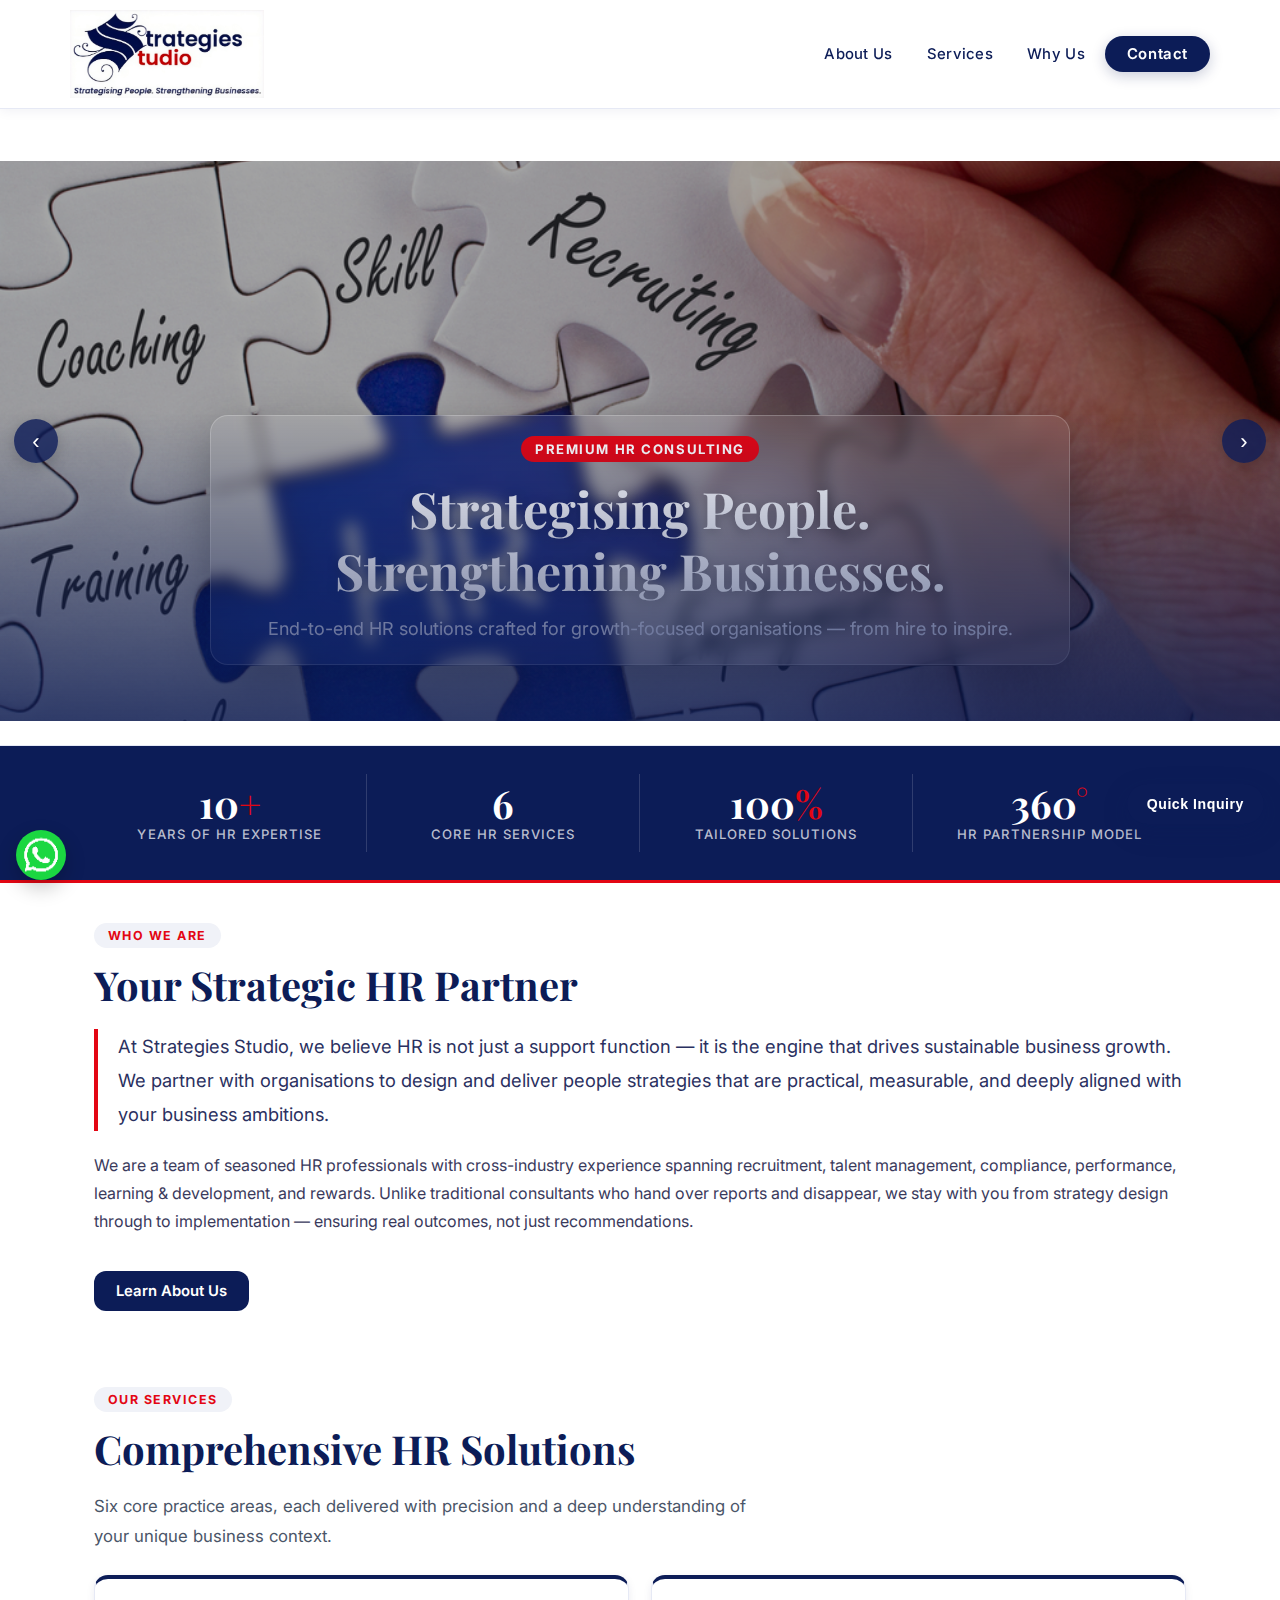
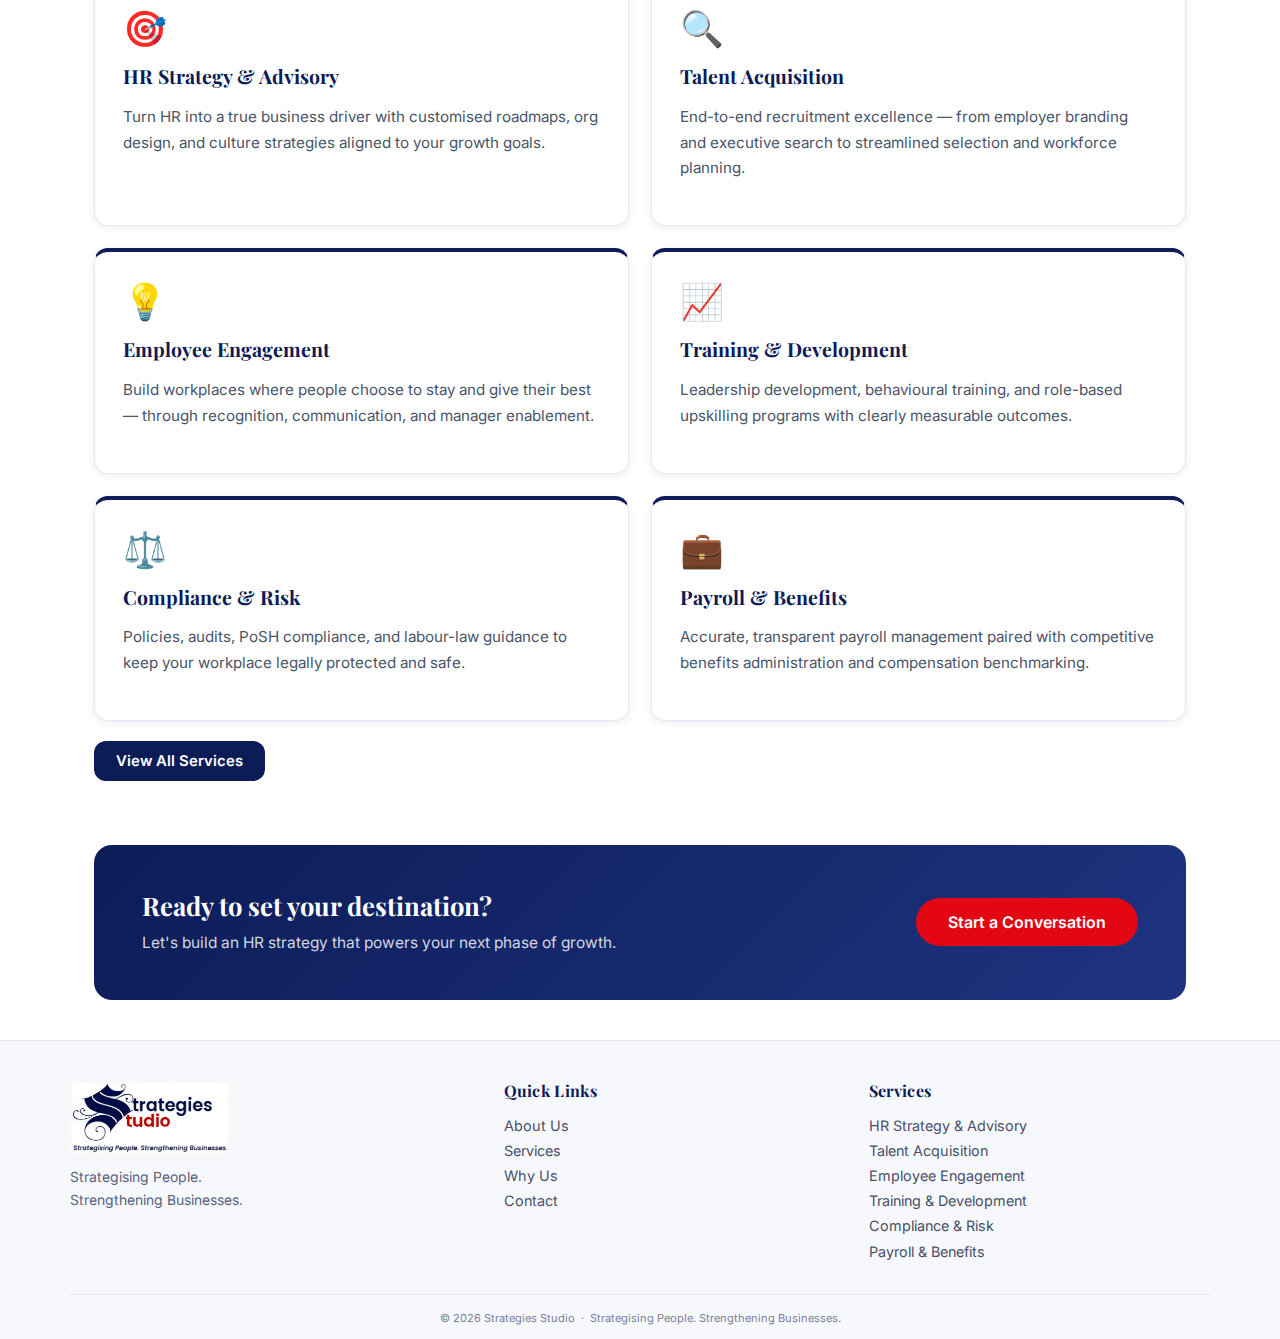
<file: index.html>
<!doctype html>
<html lang="en">
<head>
  <meta charset="utf-8" />
  <meta name="viewport" content="width=device-width, initial-scale=1" />
  <title>Strategies Studio – HR Consulting | Strategising People. Strengthening Businesses.</title>
  <meta name="description" content="Strategies Studio is a premium HR consulting firm helping SMEs & enterprises with talent acquisition, engagement, compliance, training, and strategic HR advisory." />
  <link rel="canonical" href="https://strategiesstudio.com/" />
  <link rel="icon" href="./assets/images/favicon-32.png" sizes="32x32" />
  <link rel="icon" href="./assets/images/favicon-16.png" sizes="16x16" />
  <link rel="stylesheet" href="style.css" />
</head>
<body>
  <header class="site-header" id="siteHeader">
    <div class="container header-row">
      <a href="about.html" class="site-logo" aria-label="Strategies Studio">
        <img src="./assets/images/logo.png" alt="Strategies Studio" class="logo-img" width="180" height="88" loading="eager">
      </a>
      <nav class="main-nav">
        <a href="about.html">About Us</a>
        <a href="services.html">Services</a>
        <a href="why-us.html">Why Us</a>
        <a href="contact.html" class="button">Contact</a>
      </nav>
    </div>
  </header>

  <section class="hero">
    <div class="slider" id="slider">
      <div class="slide active">
        <img src="./assets/images/carousel-1.jpg" alt="Strategic HR Consulting">
        <div class="caption">
          <span class="kicker">Premium HR Consulting</span>
          <h1>Strategising People. Strengthening Businesses.</h1>
          <p>End-to-end HR solutions crafted for growth-focused organisations — from hire to inspire.</p>
        </div>
      </div>
      <div class="slide">
        <img src="./assets/images/carousel-2.jpeg" alt="Talent and Leadership">
        <div class="caption">
          <span class="kicker">Talent Excellence</span>
          <h1>From Hire to Inspire</h1>
          <p>Attract, engage, and retain exceptional talent with strategies built around your culture and goals.</p>
        </div>
      </div>
      <div class="slide">
        <img src="./assets/images/carousel-3.jpg" alt="HR Partnership">
        <div class="caption">
          <span class="kicker">Your HR Partner</span>
          <h1>Set Your Destination. We'll Get You There.</h1>
          <p>We design, implement, and own HR outcomes alongside you — not just on paper, but in practice.</p>
        </div>
      </div>
      <button class="nav prev" aria-label="Previous" data-dir="-1">‹</button>
      <button class="nav next" aria-label="Next" data-dir="1">›</button>
    </div>
  </section>

  <!-- Stats Bar -->
  <div class="stats-bar">
    <div class="container">
      <div class="stat-item">
        <div class="stat-number">10<span>+</span></div>
        <div class="stat-label">Years of HR Expertise</div>
      </div>
      <div class="stat-item">
        <div class="stat-number">6</div>
        <div class="stat-label">Core HR Services</div>
      </div>
      <div class="stat-item">
        <div class="stat-number">100<span>%</span></div>
        <div class="stat-label">Tailored Solutions</div>
      </div>
      <div class="stat-item">
        <div class="stat-number">360<span>°</span></div>
        <div class="stat-label">HR Partnership Model</div>
      </div>
    </div>
  </div>

  <main class="container">

    <section>
      <span class="section-label">Who We Are</span>
      <h2 class="section-title">Your Strategic HR Partner</h2>
      <p class="about-lead">At Strategies Studio, we believe HR is not just a support function — it is the engine that drives sustainable business growth. We partner with organisations to design and deliver people strategies that are practical, measurable, and deeply aligned with your business ambitions.</p>
      <p>We are a team of seasoned HR professionals with cross-industry experience spanning recruitment, talent management, compliance, performance, learning & development, and rewards. Unlike traditional consultants who hand over reports and disappear, we stay with you from strategy design through to implementation — ensuring real outcomes, not just recommendations.</p>
      <br>
      <a href="about.html" class="button">Learn About Us</a>
    </section>

    <section>
      <span class="section-label">Our Services</span>
      <h2 class="section-title">Comprehensive HR Solutions</h2>
      <p class="section-sub">Six core practice areas, each delivered with precision and a deep understanding of your unique business context.</p>
      <div class="services-list" style="margin-top:24px">
        <div class="item">
          <span class="svc-icon">🎯</span>
          <h2>HR Strategy &amp; Advisory</h2>
          <p>Turn HR into a true business driver with customised roadmaps, org design, and culture strategies aligned to your growth goals.</p>
        </div>
        <div class="item">
          <span class="svc-icon">🔍</span>
          <h2>Talent Acquisition</h2>
          <p>End-to-end recruitment excellence — from employer branding and executive search to streamlined selection and workforce planning.</p>
        </div>
        <div class="item">
          <span class="svc-icon">💡</span>
          <h2>Employee Engagement</h2>
          <p>Build workplaces where people choose to stay and give their best — through recognition, communication, and manager enablement.</p>
        </div>
        <div class="item">
          <span class="svc-icon">📈</span>
          <h2>Training &amp; Development</h2>
          <p>Leadership development, behavioural training, and role-based upskilling programs with clearly measurable outcomes.</p>
        </div>
        <div class="item">
          <span class="svc-icon">⚖️</span>
          <h2>Compliance &amp; Risk</h2>
          <p>Policies, audits, PoSH compliance, and labour-law guidance to keep your workplace legally protected and safe.</p>
        </div>
        <div class="item">
          <span class="svc-icon">💼</span>
          <h2>Payroll &amp; Benefits</h2>
          <p>Accurate, transparent payroll management paired with competitive benefits administration and compensation benchmarking.</p>
        </div>
      </div>
      <br>
      <a href="services.html" class="button">View All Services</a>
    </section>

    <div class="cta-strip">
      <div>
        <h2>Ready to set your destination?</h2>
        <p>Let's build an HR strategy that powers your next phase of growth.</p>
      </div>
      <a href="contact.html" class="button">Start a Conversation</a>
    </div>

  </main>

  <footer class="mega-footer">
    <div class="container footer-grid">
      <div class="col brand-col">
        <img src="./assets/images/logo.png" alt="Strategies Studio" class="footer-logo" loading="lazy">
        <p class="footer-tagline">Strategising People.<br>Strengthening Businesses.</p>
      </div>
      <nav class="col">
        <h4>Quick Links</h4>
        <ul class="list">
          <li><a href="about.html">About Us</a></li>
          <li><a href="services.html">Services</a></li>
          <li><a href="why-us.html">Why Us</a></li>
          <li><a href="contact.html">Contact</a></li>
        </ul>
      </nav>
      <div class="col">
        <h4>Services</h4>
        <ul class="list">
          <li><a href="services.html#strategy">HR Strategy &amp; Advisory</a></li>
          <li><a href="services.html#talent">Talent Acquisition</a></li>
          <li><a href="services.html#engagement">Employee Engagement</a></li>
          <li><a href="services.html#training">Training &amp; Development</a></li>
          <li><a href="services.html#compliance">Compliance &amp; Risk</a></li>
          <li><a href="services.html#payroll">Payroll &amp; Benefits</a></li>
        </ul>
      </div>
    </div>
    <div class="container tiny-row">
      <small>© <span id="year"></span> Strategies Studio &nbsp;·&nbsp; Strategising People. Strengthening Businesses.</small>
    </div>
  </footer>

  <a href="https://wa.me/919106766028" class="float-wa" target="_blank" aria-label="WhatsApp chat">
    <img src="./assets/images/whatsapp.png" alt="WhatsApp">
  </a>
  <button class="quick-inquiry" type="button" aria-haspopup="dialog" aria-controls="qi-modal">Quick Inquiry</button>

  <div class="modal" id="qi-modal" role="dialog" aria-modal="true" aria-labelledby="qi-title">
    <div class="modal-card">
      <div class="modal-head">
        <h3 id="qi-title">Quick Inquiry</h3>
        <button id="qi-close" class="modal-close" aria-label="Close">×</button>
      </div>
      <div class="modal-body">
        <form class="inquiry" action="https://formspree.io/f/xgorooay" method="POST">
          <div class="grid-2">
            <input type="text" name="name" placeholder="Your name" required>
            <input type="email" name="email" placeholder="Work email" required>
          </div>
          <div class="grid-2">
            <input type="tel" name="phone" placeholder="Phone (optional)">
            <select name="interest" aria-label="Service interest">
              <option value="" selected>Service interest (optional)</option>
              <option>HR Strategy &amp; Advisory</option>
              <option>Talent Acquisition</option>
              <option>Employee Engagement</option>
              <option>Training &amp; Development</option>
              <option>Compliance &amp; Risk</option>
              <option>Payroll &amp; Benefits</option>
              <option>Other</option>
            </select>
          </div>
          <textarea name="message" rows="4" placeholder="How can we help?" required></textarea>
          <label class="sendcopy"><input type="checkbox" name="send_copy" value="1"> Send me a copy</label>
          <input type="hidden" name="_cc" value="">
          <input type="hidden" name="_replyto" value="">
          <input type="hidden" name="_subject" value="Quick Inquiry from Website">
          <button type="submit" class="button accent">Send Inquiry</button>
        </form>
      </div>
    </div>
  </div>

  <script src="script.js" defer></script>
</body>
</html>
</file>
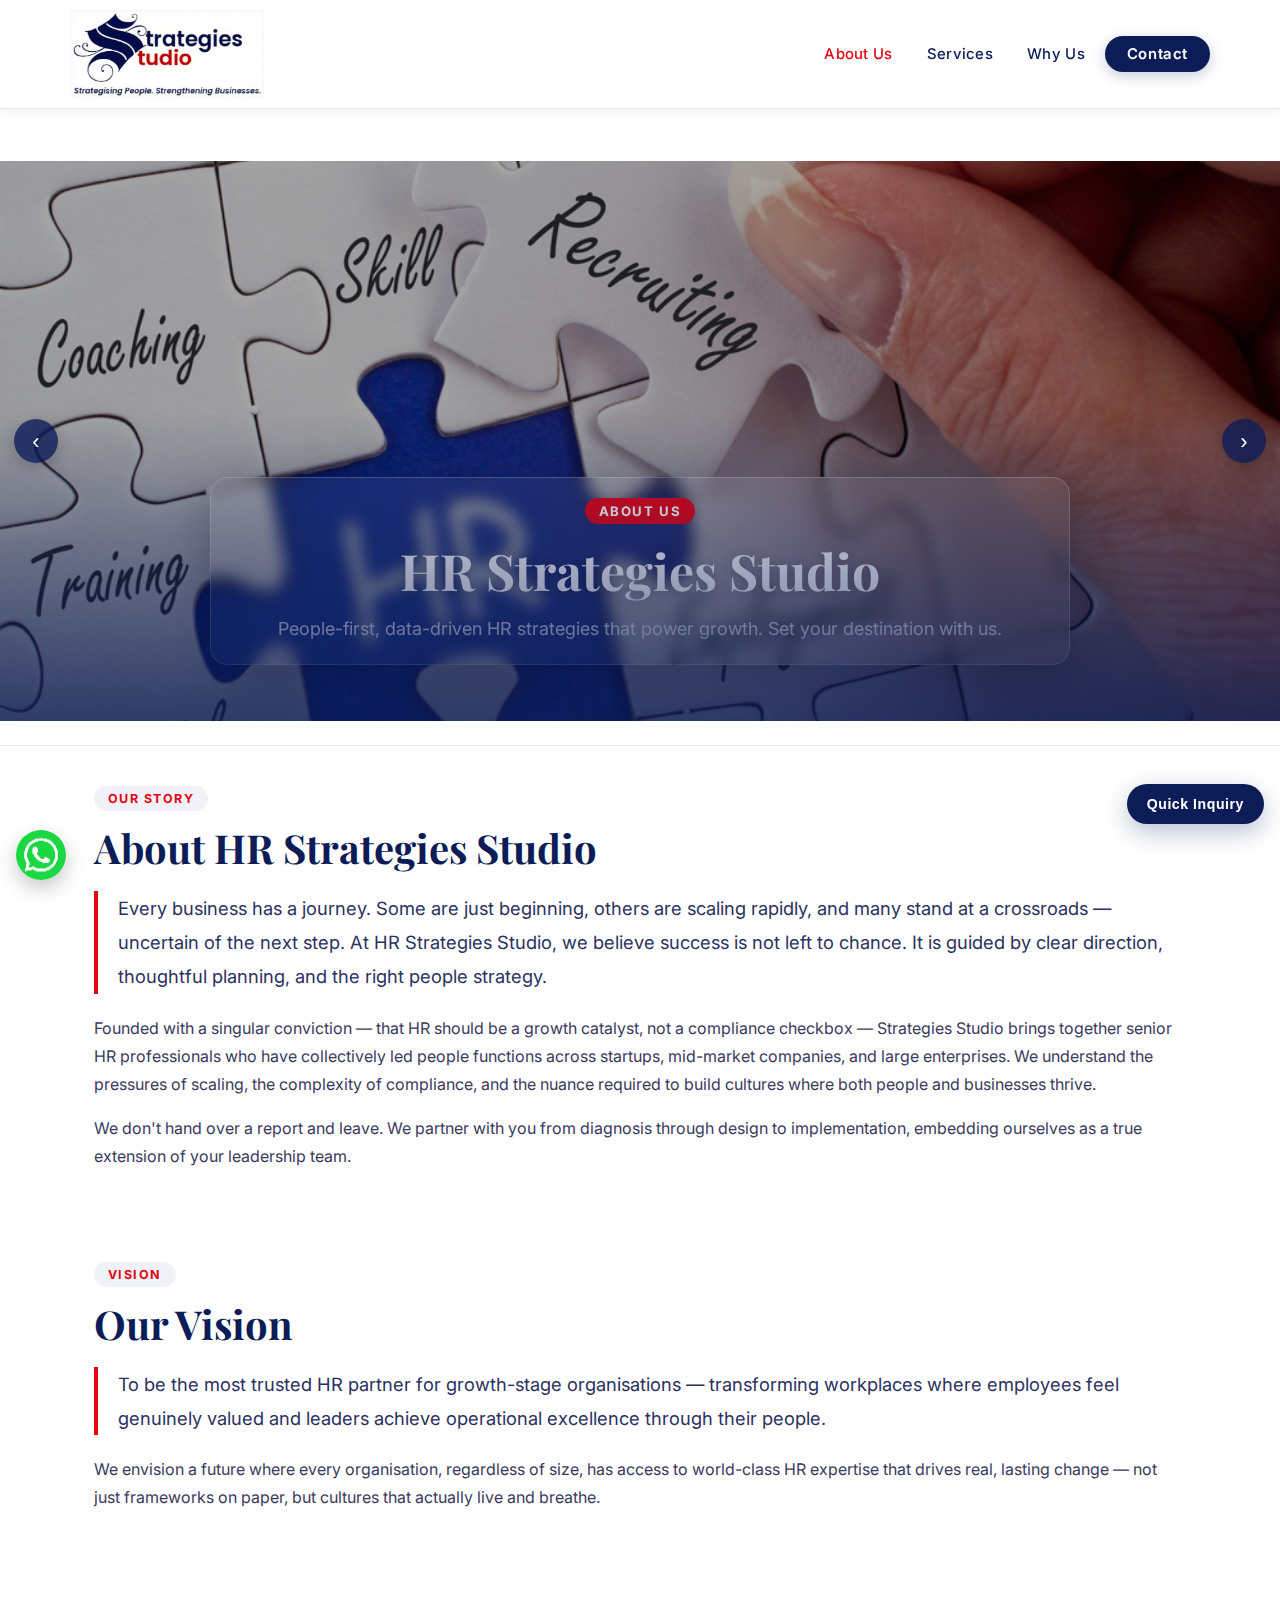
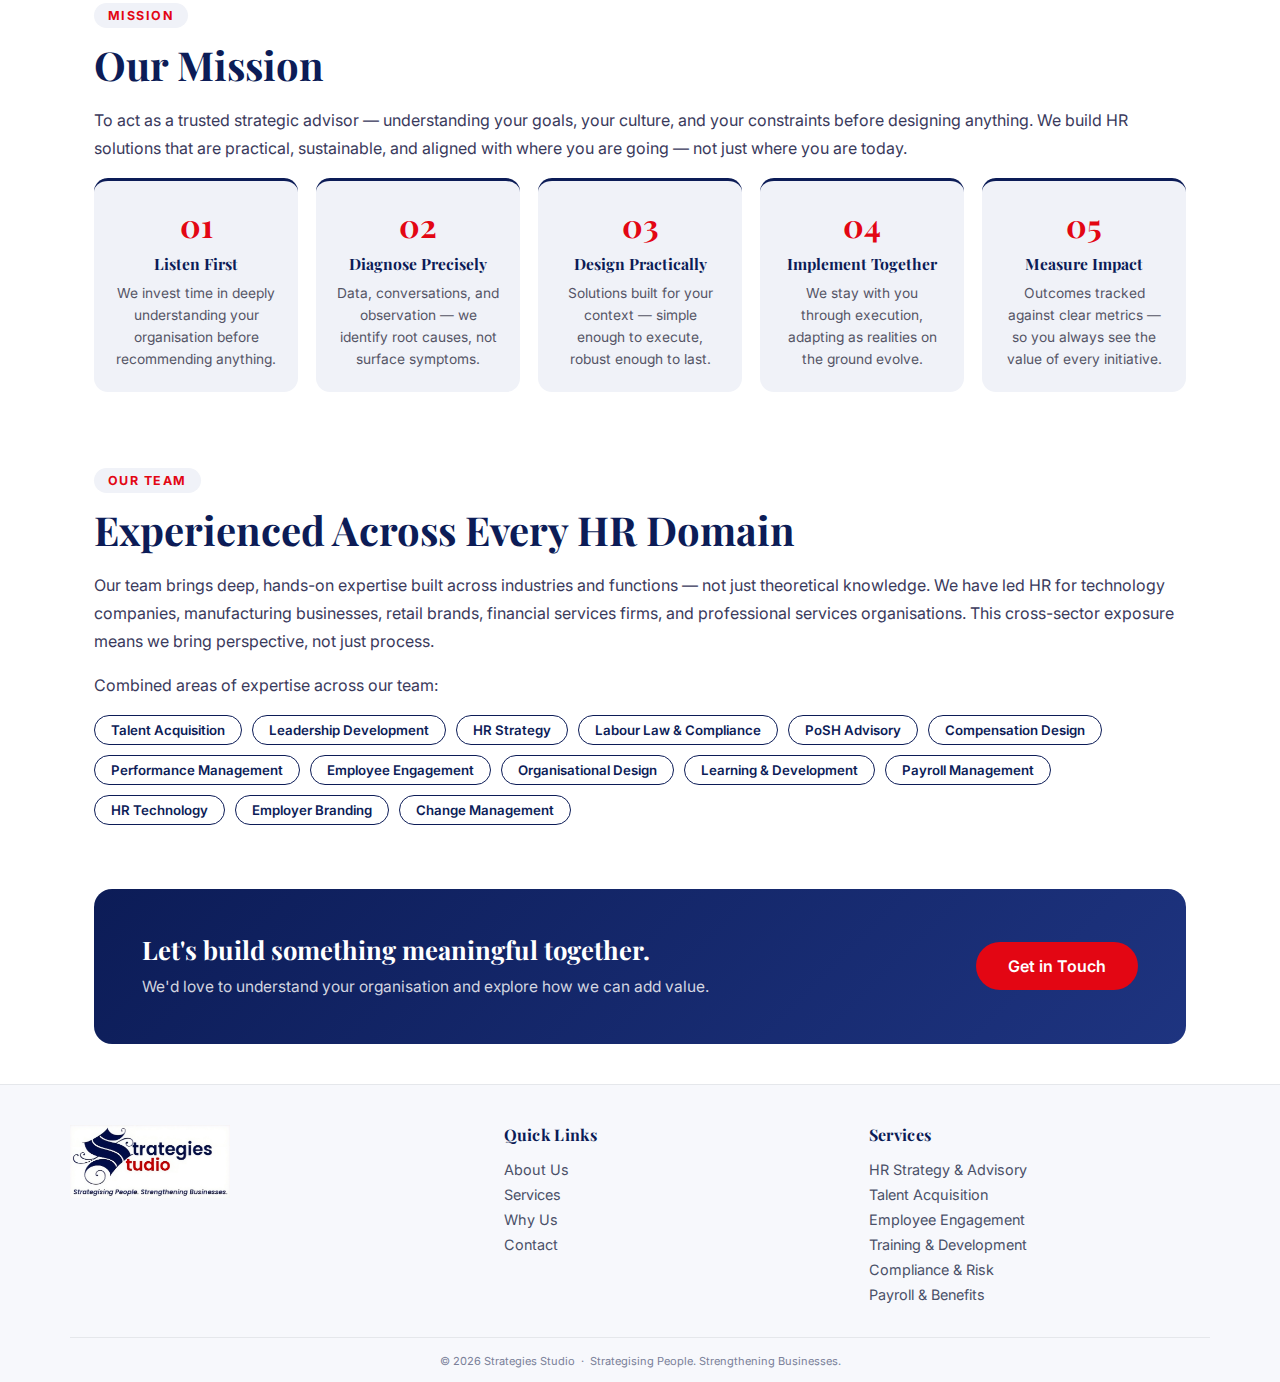
<file: about.html>
<!doctype html>
<html lang="en">
<head>
  <meta charset="utf-8" />
  <meta name="viewport" content="width=device-width, initial-scale=1" />
  <title>About Us | Strategies Studio – HR Consulting</title>
  <meta name="description" content="Learn about Strategies Studio — our vision, mission, approach, and the experienced HR team behind every engagement." />
  <link rel="canonical" href="https://strategiesstudio.com/about.html" />
  <link rel="icon" type="image/png" sizes="32x32" href="./assets/images/favicon-32.png">
  <link rel="icon" type="image/png" sizes="16x16" href="./assets/images/favicon-16.png">
  <link rel="stylesheet" href="style.css" />
</head>
<body>
  <header class="site-header" id="siteHeader">
    <div class="container header-row">
      <a href="./" class="site-logo" aria-label="Strategies Studio">
        <img src="./assets/images/logo.png" alt="Strategies Studio" class="logo-img" width="180" height="88" loading="eager">
      </a>
      <nav class="main-nav">
        <a href="about.html" class="active">About Us</a>
        <a href="services.html">Services</a>
        <a href="why-us.html">Why Us</a>
        <a href="contact.html" class="button">Contact</a>
      </nav>
    </div>
  </header>

  <section class="hero">
    <div class="slider" id="slider">
      <div class="slide active">
        <img src="./assets/images/carousel-1.jpg" alt="Strategic HR Consulting">
        <div class="caption">
          <span class="kicker">About Us</span>
          <h1>HR Strategies Studio</h1>
          <p>People-first, data-driven HR strategies that power growth. Set your destination with us.</p>
        </div>
      </div>
      <div class="slide">
        <img src="./assets/images/carousel-2.jpeg" alt="Innovative HR teamwork">
        <div class="caption">
          <span class="kicker">Our Approach</span>
          <h1>From Hire to Inspire</h1>
          <p>Talent Acquisition, Engagement, Training, and Compliance — practical execution with measurable impact.</p>
        </div>
      </div>
      <div class="slide">
        <img src="./assets/images/carousel-3.jpg" alt="HR Partnership">
        <div class="caption">
          <span class="kicker">Our Promise</span>
          <h1>Set Your Destination</h1>
          <p>Clear direction. Partner mindset. Outcomes you can feel across the organisation.</p>
        </div>
      </div>
      <button class="nav prev" aria-label="Previous" data-dir="-1">‹</button>
      <button class="nav next" aria-label="Next" data-dir="1">›</button>
    </div>
  </section>

  <main class="container">

    <section>
      <span class="section-label">Our Story</span>
      <h1 class="section-title">About HR Strategies Studio</h1>
      <p class="about-lead">Every business has a journey. Some are just beginning, others are scaling rapidly, and many stand at a crossroads — uncertain of the next step. At HR Strategies Studio, we believe success is not left to chance. It is guided by clear direction, thoughtful planning, and the right people strategy.</p>
      <p>Founded with a singular conviction — that HR should be a growth catalyst, not a compliance checkbox — Strategies Studio brings together senior HR professionals who have collectively led people functions across startups, mid-market companies, and large enterprises. We understand the pressures of scaling, the complexity of compliance, and the nuance required to build cultures where both people and businesses thrive.</p>
      <p>We don't hand over a report and leave. We partner with you from diagnosis through design to implementation, embedding ourselves as a true extension of your leadership team.</p>
    </section>

    <section id="vision">
      <span class="section-label">Vision</span>
      <h2 class="section-title">Our Vision</h2>
      <p class="about-lead">To be the most trusted HR partner for growth-stage organisations — transforming workplaces where employees feel genuinely valued and leaders achieve operational excellence through their people.</p>
      <p>We envision a future where every organisation, regardless of size, has access to world-class HR expertise that drives real, lasting change — not just frameworks on paper, but cultures that actually live and breathe.</p>
    </section>

    <section id="mission">
      <span class="section-label">Mission</span>
      <h2 class="section-title">Our Mission</h2>
      <p>To act as a trusted strategic advisor — understanding your goals, your culture, and your constraints before designing anything. We build HR solutions that are practical, sustainable, and aligned with where you are going — not just where you are today.</p>
      <div class="approach-steps">
        <div class="step-card">
          <span class="step-num">01</span>
          <h4>Listen First</h4>
          <p>We invest time in deeply understanding your organisation before recommending anything.</p>
        </div>
        <div class="step-card">
          <span class="step-num">02</span>
          <h4>Diagnose Precisely</h4>
          <p>Data, conversations, and observation — we identify root causes, not surface symptoms.</p>
        </div>
        <div class="step-card">
          <span class="step-num">03</span>
          <h4>Design Practically</h4>
          <p>Solutions built for your context — simple enough to execute, robust enough to last.</p>
        </div>
        <div class="step-card">
          <span class="step-num">04</span>
          <h4>Implement Together</h4>
          <p>We stay with you through execution, adapting as realities on the ground evolve.</p>
        </div>
        <div class="step-card">
          <span class="step-num">05</span>
          <h4>Measure Impact</h4>
          <p>Outcomes tracked against clear metrics — so you always see the value of every initiative.</p>
        </div>
      </div>
    </section>

    <section id="team">
      <span class="section-label">Our Team</span>
      <h2 class="section-title">Experienced Across Every HR Domain</h2>
      <p>Our team brings deep, hands-on expertise built across industries and functions — not just theoretical knowledge. We have led HR for technology companies, manufacturing businesses, retail brands, financial services firms, and professional services organisations. This cross-sector exposure means we bring perspective, not just process.</p>
      <p>Combined areas of expertise across our team:</p>
      <div class="expertise-grid">
        <span class="expertise-tag">Talent Acquisition</span>
        <span class="expertise-tag">Leadership Development</span>
        <span class="expertise-tag">HR Strategy</span>
        <span class="expertise-tag">Labour Law &amp; Compliance</span>
        <span class="expertise-tag">PoSH Advisory</span>
        <span class="expertise-tag">Compensation Design</span>
        <span class="expertise-tag">Performance Management</span>
        <span class="expertise-tag">Employee Engagement</span>
        <span class="expertise-tag">Organisational Design</span>
        <span class="expertise-tag">Learning &amp; Development</span>
        <span class="expertise-tag">Payroll Management</span>
        <span class="expertise-tag">HR Technology</span>
        <span class="expertise-tag">Employer Branding</span>
        <span class="expertise-tag">Change Management</span>
      </div>
    </section>

    <div class="cta-strip">
      <div>
        <h2>Let's build something meaningful together.</h2>
        <p>We'd love to understand your organisation and explore how we can add value.</p>
      </div>
      <a href="contact.html" class="button">Get in Touch</a>
    </div>

  </main>

  <footer class="mega-footer">
    <div class="container footer-grid">
      <div class="col brand-col">
        <img src="./assets/images/logo.png" alt="Strategies Studio" class="footer-logo" loading="lazy">
      </div>
      <nav class="col">
        <h4>Quick Links</h4>
        <ul class="list">
          <li><a href="about.html">About Us</a></li>
          <li><a href="services.html">Services</a></li>
          <li><a href="why-us.html">Why Us</a></li>
          <li><a href="contact.html">Contact</a></li>
        </ul>
      </nav>
      <div class="col">
        <h4>Services</h4>
        <ul class="list">
          <li><a href="services.html#strategy">HR Strategy &amp; Advisory</a></li>
          <li><a href="services.html#talent">Talent Acquisition</a></li>
          <li><a href="services.html#engagement">Employee Engagement</a></li>
          <li><a href="services.html#training">Training &amp; Development</a></li>
          <li><a href="services.html#compliance">Compliance &amp; Risk</a></li>
          <li><a href="services.html#payroll">Payroll &amp; Benefits</a></li>
        </ul>
      </div>
    </div>
    <div class="container tiny-row">
      <small>© <span id="year"></span> Strategies Studio &nbsp;·&nbsp; Strategising People. Strengthening Businesses.</small>
    </div>
  </footer>

  <a href="https://wa.me/919106766028" class="float-wa" target="_blank" aria-label="WhatsApp chat">
    <img src="./assets/images/whatsapp.png" alt="WhatsApp">
  </a>
  <button class="quick-inquiry" type="button" aria-haspopup="dialog" aria-controls="qi-modal">Quick Inquiry</button>

  <div class="modal" id="qi-modal" role="dialog" aria-modal="true" aria-labelledby="qi-title">
    <div class="modal-card">
      <div class="modal-head">
        <h3 id="qi-title">Quick Inquiry</h3>
        <button id="qi-close" class="modal-close" aria-label="Close">×</button>
      </div>
      <div class="modal-body">
        <form class="inquiry" action="https://formspree.io/f/xgorooay" method="POST">
          <div class="grid-2">
            <input type="text" name="name" placeholder="Your name" required>
            <input type="email" name="email" placeholder="Work email" required>
          </div>
          <div class="grid-2">
            <input type="tel" name="phone" placeholder="Phone (optional)">
            <select name="interest" aria-label="Service interest">
              <option value="" selected>Service interest (optional)</option>
              <option>HR Strategy &amp; Advisory</option>
              <option>Talent Acquisition</option>
              <option>Employee Engagement</option>
              <option>Training &amp; Development</option>
              <option>Compliance &amp; Risk</option>
              <option>Payroll &amp; Benefits</option>
              <option>Other</option>
            </select>
          </div>
          <textarea name="message" rows="4" placeholder="How can we help?" required></textarea>
          <label class="sendcopy"><input type="checkbox" name="send_copy" value="1"> Send me a copy</label>
          <input type="hidden" name="_cc" value="">
          <input type="hidden" name="_replyto" value="">
          <input type="hidden" name="_subject" value="Quick Inquiry from Website">
          <button type="submit" class="button accent">Send Inquiry</button>
        </form>
      </div>
    </div>
  </div>

  <script src="script.js" defer></script>
</body>
</html>
</file>
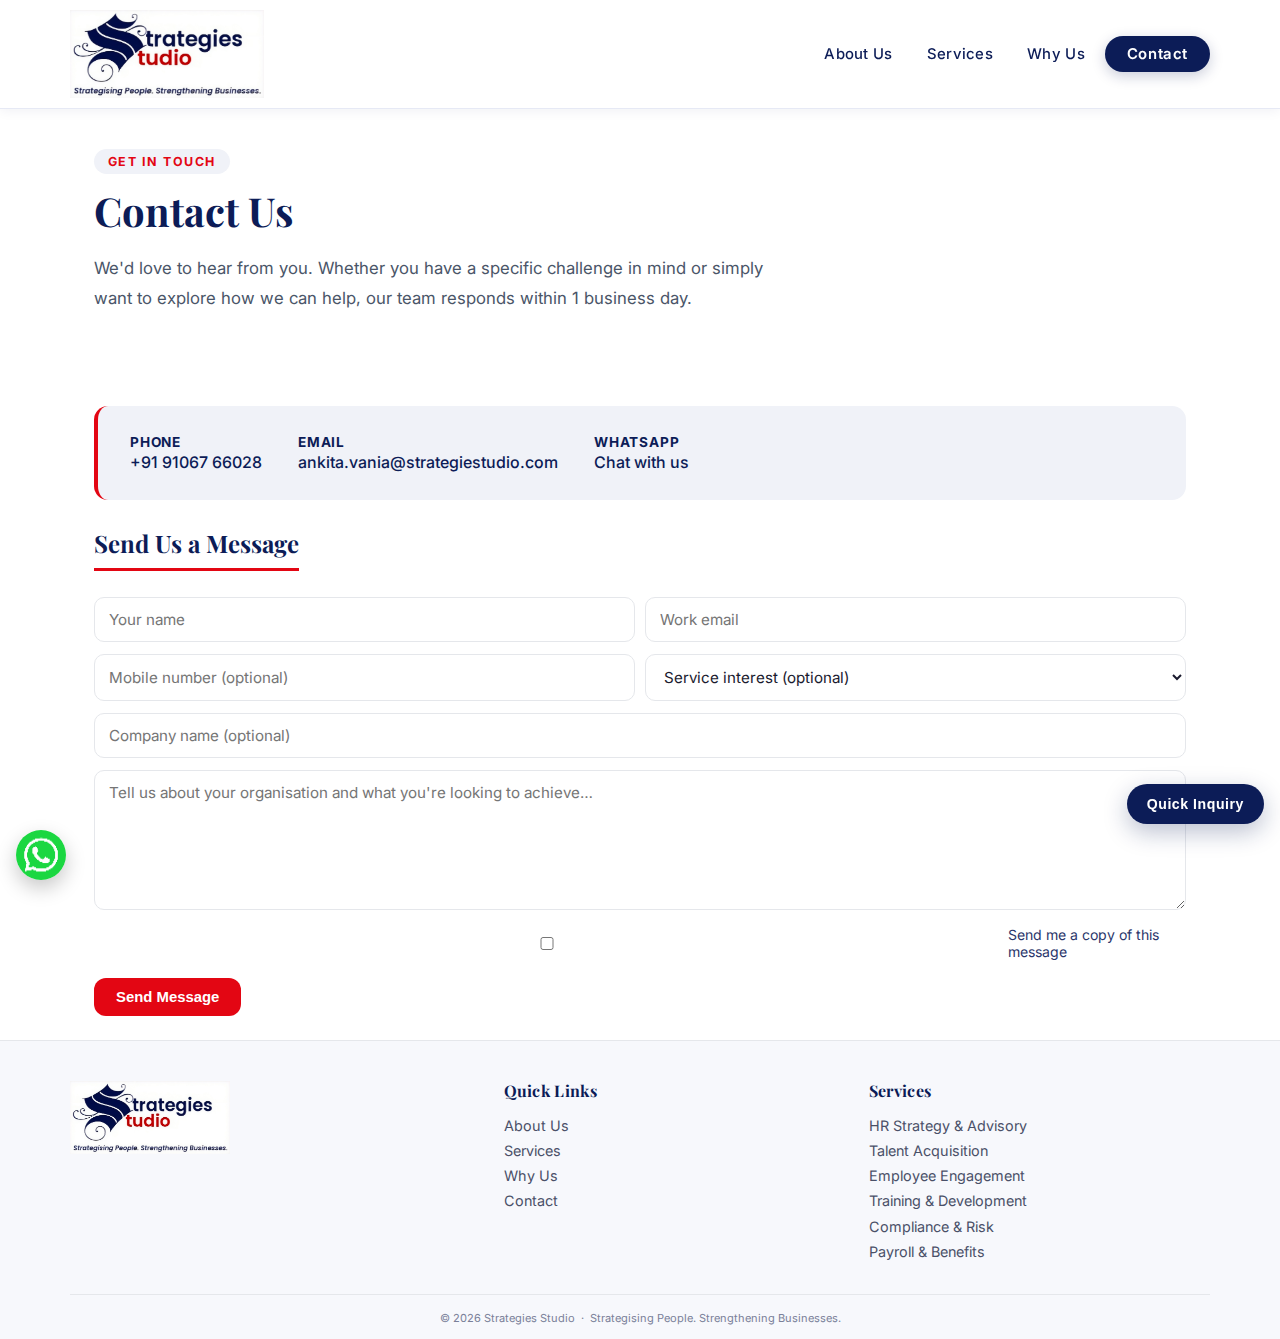
<file: contact.html>
<!doctype html>
<html lang="en">
<head>
  <meta charset="utf-8" />
  <meta name="viewport" content="width=device-width, initial-scale=1" />
  <title>Contact | Strategies Studio – HR Consulting</title>
  <meta name="description" content="Get in touch with Strategies Studio. We reply within 1 business day. Phone, email, or inquiry form." />
  <link rel="canonical" href="https://strategiesstudio.com/contact.html" />
  <link rel="icon" type="image/png" sizes="32x32" href="./assets/images/favicon-32.png">
  <link rel="icon" type="image/png" sizes="16x16" href="./assets/images/favicon-16.png">
  <link rel="stylesheet" href="style.css" />
</head>
<body>
  <header class="site-header" id="siteHeader">
    <div class="container header-row">
      <a href="./" class="site-logo" aria-label="Strategies Studio">
        <img src="./assets/images/logo.png" alt="Strategies Studio" class="logo-img" width="180" height="88" loading="eager">
      </a>
      <nav class="main-nav">
        <a href="about.html">About Us</a>
        <a href="services.html">Services</a>
        <a href="why-us.html">Why Us</a>
        <a href="contact.html" class="button active">Contact</a>
      </nav>
    </div>
  </header>

  <main class="container">

    <section>
      <span class="section-label">Get In Touch</span>
      <h1 class="section-title">Contact Us</h1>
      <p class="section-sub">We'd love to hear from you. Whether you have a specific challenge in mind or simply want to explore how we can help, our team responds within 1 business day.</p>
    </section>

    <section>
      <div class="contact-box">
        <div class="contact-item">
          <strong>Phone</strong>
          <a href="tel:+919106766028">+91 91067 66028</a>
        </div>
        <div class="contact-item">
          <strong>Email</strong>
          <a href="mailto:ankita.vania@strategiestudio.com">ankita.vania@strategiestudio.com</a>
        </div>
        <div class="contact-item">
          <strong>WhatsApp</strong>
          <a href="https://wa.me/919106766028" target="_blank">Chat with us</a>
        </div>
      </div>

      <h2 class="underlined" style="margin-bottom:20px;">Send Us a Message</h2>
      <form class="inquiry" action="https://formspree.io/f/xgorooay" method="POST">
        <div class="grid-2">
          <input type="text" name="name" placeholder="Your name" required />
          <input type="email" name="email" placeholder="Work email" required />
        </div>
        <div class="grid-2">
          <input type="tel" name="phone" placeholder="Mobile number (optional)" />
          <select name="interest" aria-label="Service interest">
            <option value="" selected>Service interest (optional)</option>
            <option>HR Strategy &amp; Advisory</option>
            <option>Talent Acquisition</option>
            <option>Employee Engagement</option>
            <option>Training &amp; Development</option>
            <option>Compliance &amp; Risk</option>
            <option>Payroll &amp; Benefits</option>
            <option>Other</option>
          </select>
        </div>
        <input type="text" name="company" placeholder="Company name (optional)" />
        <textarea name="message" rows="6" placeholder="Tell us about your organisation and what you're looking to achieve…" required></textarea>
        <label class="sendcopy"><input type="checkbox" name="send_copy" value="1"> Send me a copy of this message</label>
        <input type="hidden" name="_cc" value="">
        <input type="hidden" name="_replyto" value="">
        <input type="hidden" name="_subject" value="Website Contact — Strategies Studio" />
        <button type="submit" class="button accent" style="margin-top:8px;">Send Message</button>
      </form>
    </section>

  </main>

  <footer class="mega-footer">
    <div class="container footer-grid">
      <div class="col brand-col">
        <img src="./assets/images/logo.png" alt="Strategies Studio" class="footer-logo" loading="lazy">
      </div>
      <nav class="col">
        <h4>Quick Links</h4>
        <ul class="list">
          <li><a href="about.html">About Us</a></li>
          <li><a href="services.html">Services</a></li>
          <li><a href="why-us.html">Why Us</a></li>
          <li><a href="contact.html">Contact</a></li>
        </ul>
      </nav>
      <div class="col">
        <h4>Services</h4>
        <ul class="list">
          <li><a href="services.html#strategy">HR Strategy &amp; Advisory</a></li>
          <li><a href="services.html#talent">Talent Acquisition</a></li>
          <li><a href="services.html#engagement">Employee Engagement</a></li>
          <li><a href="services.html#training">Training &amp; Development</a></li>
          <li><a href="services.html#compliance">Compliance &amp; Risk</a></li>
          <li><a href="services.html#payroll">Payroll &amp; Benefits</a></li>
        </ul>
      </div>
    </div>
    <div class="container tiny-row">
      <small>© <span id="year"></span> Strategies Studio &nbsp;·&nbsp; Strategising People. Strengthening Businesses.</small>
    </div>
  </footer>

  <a href="https://wa.me/919106766028" class="float-wa" target="_blank" aria-label="WhatsApp chat">
    <img src="./assets/images/whatsapp.png" alt="WhatsApp">
  </a>
  <button class="quick-inquiry" type="button" aria-haspopup="dialog" aria-controls="qi-modal">Quick Inquiry</button>

  <div class="modal" id="qi-modal" role="dialog" aria-modal="true" aria-labelledby="qi-title">
    <div class="modal-card">
      <div class="modal-head">
        <h3 id="qi-title">Quick Inquiry</h3>
        <button id="qi-close" class="modal-close" aria-label="Close">×</button>
      </div>
      <div class="modal-body">
        <form class="inquiry" action="https://formspree.io/f/xgorooay" method="POST">
          <div class="grid-2">
            <input type="text" name="name" placeholder="Your name" required>
            <input type="email" name="email" placeholder="Work email" required>
          </div>
          <div class="grid-2">
            <input type="tel" name="phone" placeholder="Phone (optional)">
            <select name="interest" aria-label="Service interest">
              <option value="" selected>Service interest (optional)</option>
              <option>HR Strategy &amp; Advisory</option>
              <option>Talent Acquisition</option>
              <option>Employee Engagement</option>
              <option>Training &amp; Development</option>
              <option>Compliance &amp; Risk</option>
              <option>Payroll &amp; Benefits</option>
              <option>Other</option>
            </select>
          </div>
          <textarea name="message" rows="4" placeholder="How can we help?" required></textarea>
          <label class="sendcopy"><input type="checkbox" name="send_copy" value="1"> Send me a copy</label>
          <input type="hidden" name="_cc" value="">
          <input type="hidden" name="_replyto" value="">
          <input type="hidden" name="_subject" value="Quick Inquiry from Website">
          <button type="submit" class="button accent">Send Inquiry</button>
        </form>
      </div>
    </div>
  </div>

  <script src="script.js" defer></script>
</body>
</html>
</file>
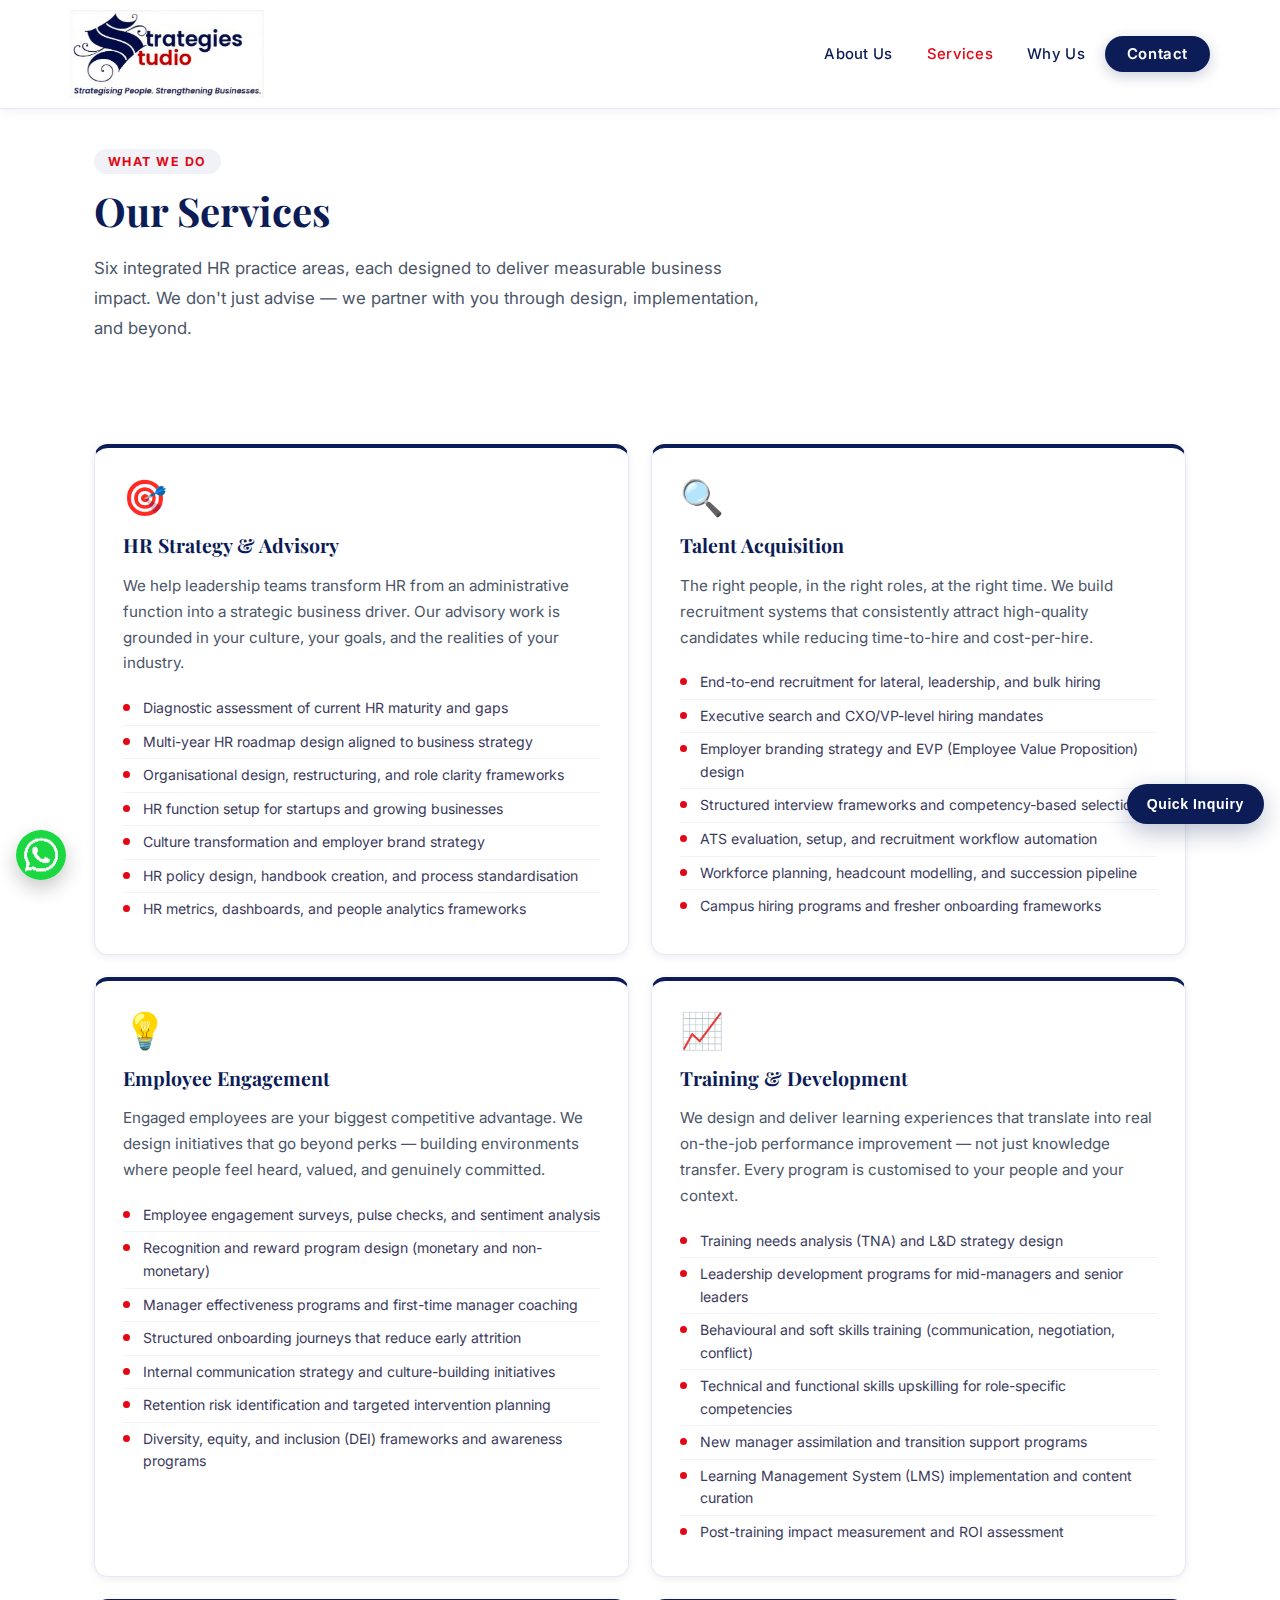
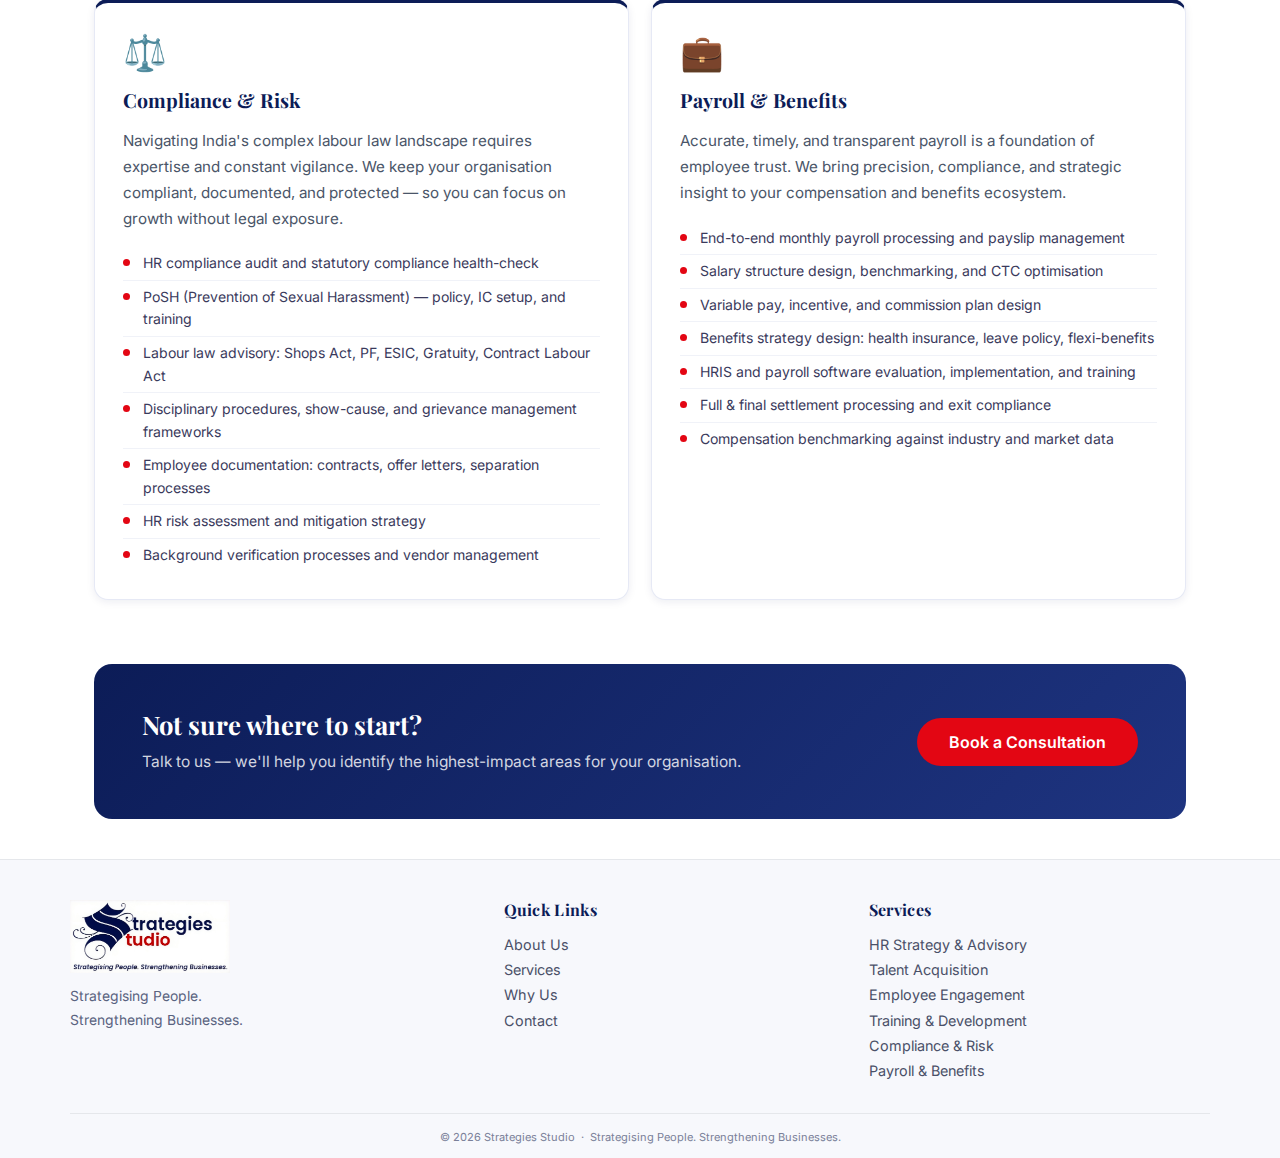
<file: services.html>
<!doctype html>
<html lang="en">
<head>
  <meta charset="utf-8" />
  <meta name="viewport" content="width=device-width, initial-scale=1" />
  <title>Services | Strategies Studio – HR Consulting</title>
  <meta name="description" content="Comprehensive HR services: Strategy & Advisory, Talent Acquisition, Employee Engagement, Training & Development, Compliance & Risk, Payroll & Benefits." />
  <link rel="canonical" href="https://strategiesstudio.com/services.html" />
  <link rel="icon" type="image/png" sizes="32x32" href="./assets/images/favicon-32.png">
  <link rel="icon" type="image/png" sizes="16x16" href="./assets/images/favicon-16.png">
  <link rel="stylesheet" href="style.css" />
</head>
<body>
  <header class="site-header" id="siteHeader">
    <div class="container header-row">
      <a href="./" class="site-logo" aria-label="Strategies Studio">
        <img src="./assets/images/logo.png" alt="Strategies Studio" class="logo-img" width="180" height="88" loading="eager">
      </a>
      <nav class="main-nav">
        <a href="about.html">About Us</a>
        <a href="services.html" class="active">Services</a>
        <a href="why-us.html">Why Us</a>
        <a href="contact.html" class="button">Contact</a>
      </nav>
    </div>
  </header>

  <main class="container">

    <section>
      <span class="section-label">What We Do</span>
      <h1 class="section-title">Our Services</h1>
      <p class="section-sub">Six integrated HR practice areas, each designed to deliver measurable business impact. We don't just advise — we partner with you through design, implementation, and beyond.</p>
    </section>

    <section class="services-list">

      <div class="item" id="strategy">
        <span class="svc-icon">🎯</span>
        <h2>HR Strategy &amp; Advisory</h2>
        <p>We help leadership teams transform HR from an administrative function into a strategic business driver. Our advisory work is grounded in your culture, your goals, and the realities of your industry.</p>
        <ul>
          <li>Diagnostic assessment of current HR maturity and gaps</li>
          <li>Multi-year HR roadmap design aligned to business strategy</li>
          <li>Organisational design, restructuring, and role clarity frameworks</li>
          <li>HR function setup for startups and growing businesses</li>
          <li>Culture transformation and employer brand strategy</li>
          <li>HR policy design, handbook creation, and process standardisation</li>
          <li>HR metrics, dashboards, and people analytics frameworks</li>
        </ul>
      </div>

      <div class="item" id="talent">
        <span class="svc-icon">🔍</span>
        <h2>Talent Acquisition</h2>
        <p>The right people, in the right roles, at the right time. We build recruitment systems that consistently attract high-quality candidates while reducing time-to-hire and cost-per-hire.</p>
        <ul>
          <li>End-to-end recruitment for lateral, leadership, and bulk hiring</li>
          <li>Executive search and CXO/VP-level hiring mandates</li>
          <li>Employer branding strategy and EVP (Employee Value Proposition) design</li>
          <li>Structured interview frameworks and competency-based selection</li>
          <li>ATS evaluation, setup, and recruitment workflow automation</li>
          <li>Workforce planning, headcount modelling, and succession pipeline</li>
          <li>Campus hiring programs and fresher onboarding frameworks</li>
        </ul>
      </div>

      <div class="item" id="engagement">
        <span class="svc-icon">💡</span>
        <h2>Employee Engagement</h2>
        <p>Engaged employees are your biggest competitive advantage. We design initiatives that go beyond perks — building environments where people feel heard, valued, and genuinely committed.</p>
        <ul>
          <li>Employee engagement surveys, pulse checks, and sentiment analysis</li>
          <li>Recognition and reward program design (monetary and non-monetary)</li>
          <li>Manager effectiveness programs and first-time manager coaching</li>
          <li>Structured onboarding journeys that reduce early attrition</li>
          <li>Internal communication strategy and culture-building initiatives</li>
          <li>Retention risk identification and targeted intervention planning</li>
          <li>Diversity, equity, and inclusion (DEI) frameworks and awareness programs</li>
        </ul>
      </div>

      <div class="item" id="training">
        <span class="svc-icon">📈</span>
        <h2>Training &amp; Development</h2>
        <p>We design and deliver learning experiences that translate into real on-the-job performance improvement — not just knowledge transfer. Every program is customised to your people and your context.</p>
        <ul>
          <li>Training needs analysis (TNA) and L&amp;D strategy design</li>
          <li>Leadership development programs for mid-managers and senior leaders</li>
          <li>Behavioural and soft skills training (communication, negotiation, conflict)</li>
          <li>Technical and functional skills upskilling for role-specific competencies</li>
          <li>New manager assimilation and transition support programs</li>
          <li>Learning Management System (LMS) implementation and content curation</li>
          <li>Post-training impact measurement and ROI assessment</li>
        </ul>
      </div>

      <div class="item" id="compliance">
        <span class="svc-icon">⚖️</span>
        <h2>Compliance &amp; Risk</h2>
        <p>Navigating India's complex labour law landscape requires expertise and constant vigilance. We keep your organisation compliant, documented, and protected — so you can focus on growth without legal exposure.</p>
        <ul>
          <li>HR compliance audit and statutory compliance health-check</li>
          <li>PoSH (Prevention of Sexual Harassment) — policy, IC setup, and training</li>
          <li>Labour law advisory: Shops Act, PF, ESIC, Gratuity, Contract Labour Act</li>
          <li>Disciplinary procedures, show-cause, and grievance management frameworks</li>
          <li>Employee documentation: contracts, offer letters, separation processes</li>
          <li>HR risk assessment and mitigation strategy</li>
          <li>Background verification processes and vendor management</li>
        </ul>
      </div>

      <div class="item" id="payroll">
        <span class="svc-icon">💼</span>
        <h2>Payroll &amp; Benefits</h2>
        <p>Accurate, timely, and transparent payroll is a foundation of employee trust. We bring precision, compliance, and strategic insight to your compensation and benefits ecosystem.</p>
        <ul>
          <li>End-to-end monthly payroll processing and payslip management</li>
          <li>Salary structure design, benchmarking, and CTC optimisation</li>
          <li>Variable pay, incentive, and commission plan design</li>
          <li>Benefits strategy design: health insurance, leave policy, flexi-benefits</li>
          <li>HRIS and payroll software evaluation, implementation, and training</li>
          <li>Full &amp; final settlement processing and exit compliance</li>
          <li>Compensation benchmarking against industry and market data</li>
        </ul>
      </div>

    </section>

    <div class="cta-strip">
      <div>
        <h2>Not sure where to start?</h2>
        <p>Talk to us — we'll help you identify the highest-impact areas for your organisation.</p>
      </div>
      <a href="contact.html" class="button">Book a Consultation</a>
    </div>

  </main>

  <footer class="mega-footer">
    <div class="container footer-grid">
      <div class="col brand-col">
        <img src="./assets/images/logo.png" alt="Strategies Studio" class="footer-logo" loading="lazy">
        <p class="footer-tagline">Strategising People.<br>Strengthening Businesses.</p>
      </div>
      <nav class="col">
        <h4>Quick Links</h4>
        <ul class="list">
          <li><a href="about.html">About Us</a></li>
          <li><a href="services.html">Services</a></li>
          <li><a href="why-us.html">Why Us</a></li>
          <li><a href="contact.html">Contact</a></li>
        </ul>
      </nav>
      <div class="col">
        <h4>Services</h4>
        <ul class="list">
          <li><a href="services.html#strategy">HR Strategy &amp; Advisory</a></li>
          <li><a href="services.html#talent">Talent Acquisition</a></li>
          <li><a href="services.html#engagement">Employee Engagement</a></li>
          <li><a href="services.html#training">Training &amp; Development</a></li>
          <li><a href="services.html#compliance">Compliance &amp; Risk</a></li>
          <li><a href="services.html#payroll">Payroll &amp; Benefits</a></li>
        </ul>
      </div>
    </div>
    <div class="container tiny-row">
      <small>© <span id="year"></span> Strategies Studio &nbsp;·&nbsp; Strategising People. Strengthening Businesses.</small>
    </div>
  </footer>

  <a href="https://wa.me/919106766028" class="float-wa" target="_blank" aria-label="WhatsApp chat">
    <img src="./assets/images/whatsapp.png" alt="WhatsApp">
  </a>
  <button class="quick-inquiry" type="button" aria-haspopup="dialog" aria-controls="qi-modal">Quick Inquiry</button>

  <div class="modal" id="qi-modal" role="dialog" aria-modal="true" aria-labelledby="qi-title">
    <div class="modal-card">
      <div class="modal-head">
        <h3 id="qi-title">Quick Inquiry</h3>
        <button id="qi-close" class="modal-close" aria-label="Close">×</button>
      </div>
      <div class="modal-body">
        <form class="inquiry" action="https://formspree.io/f/xgorooay" method="POST">
          <div class="grid-2">
            <input type="text" name="name" placeholder="Your name" required>
            <input type="email" name="email" placeholder="Work email" required>
          </div>
          <div class="grid-2">
            <input type="tel" name="phone" placeholder="Phone (optional)">
            <select name="interest" aria-label="Service interest">
              <option value="" selected>Service interest (optional)</option>
              <option>HR Strategy &amp; Advisory</option>
              <option>Talent Acquisition</option>
              <option>Employee Engagement</option>
              <option>Training &amp; Development</option>
              <option>Compliance &amp; Risk</option>
              <option>Payroll &amp; Benefits</option>
              <option>Other</option>
            </select>
          </div>
          <textarea name="message" rows="4" placeholder="How can we help?" required></textarea>
          <label class="sendcopy"><input type="checkbox" name="send_copy" value="1"> Send me a copy</label>
          <input type="hidden" name="_cc" value="">
          <input type="hidden" name="_replyto" value="">
          <input type="hidden" name="_subject" value="Quick Inquiry from Website">
          <button type="submit" class="button accent">Send Inquiry</button>
        </form>
      </div>
    </div>
  </div>

  <script src="script.js" defer></script>
</body>
</html>
</file>
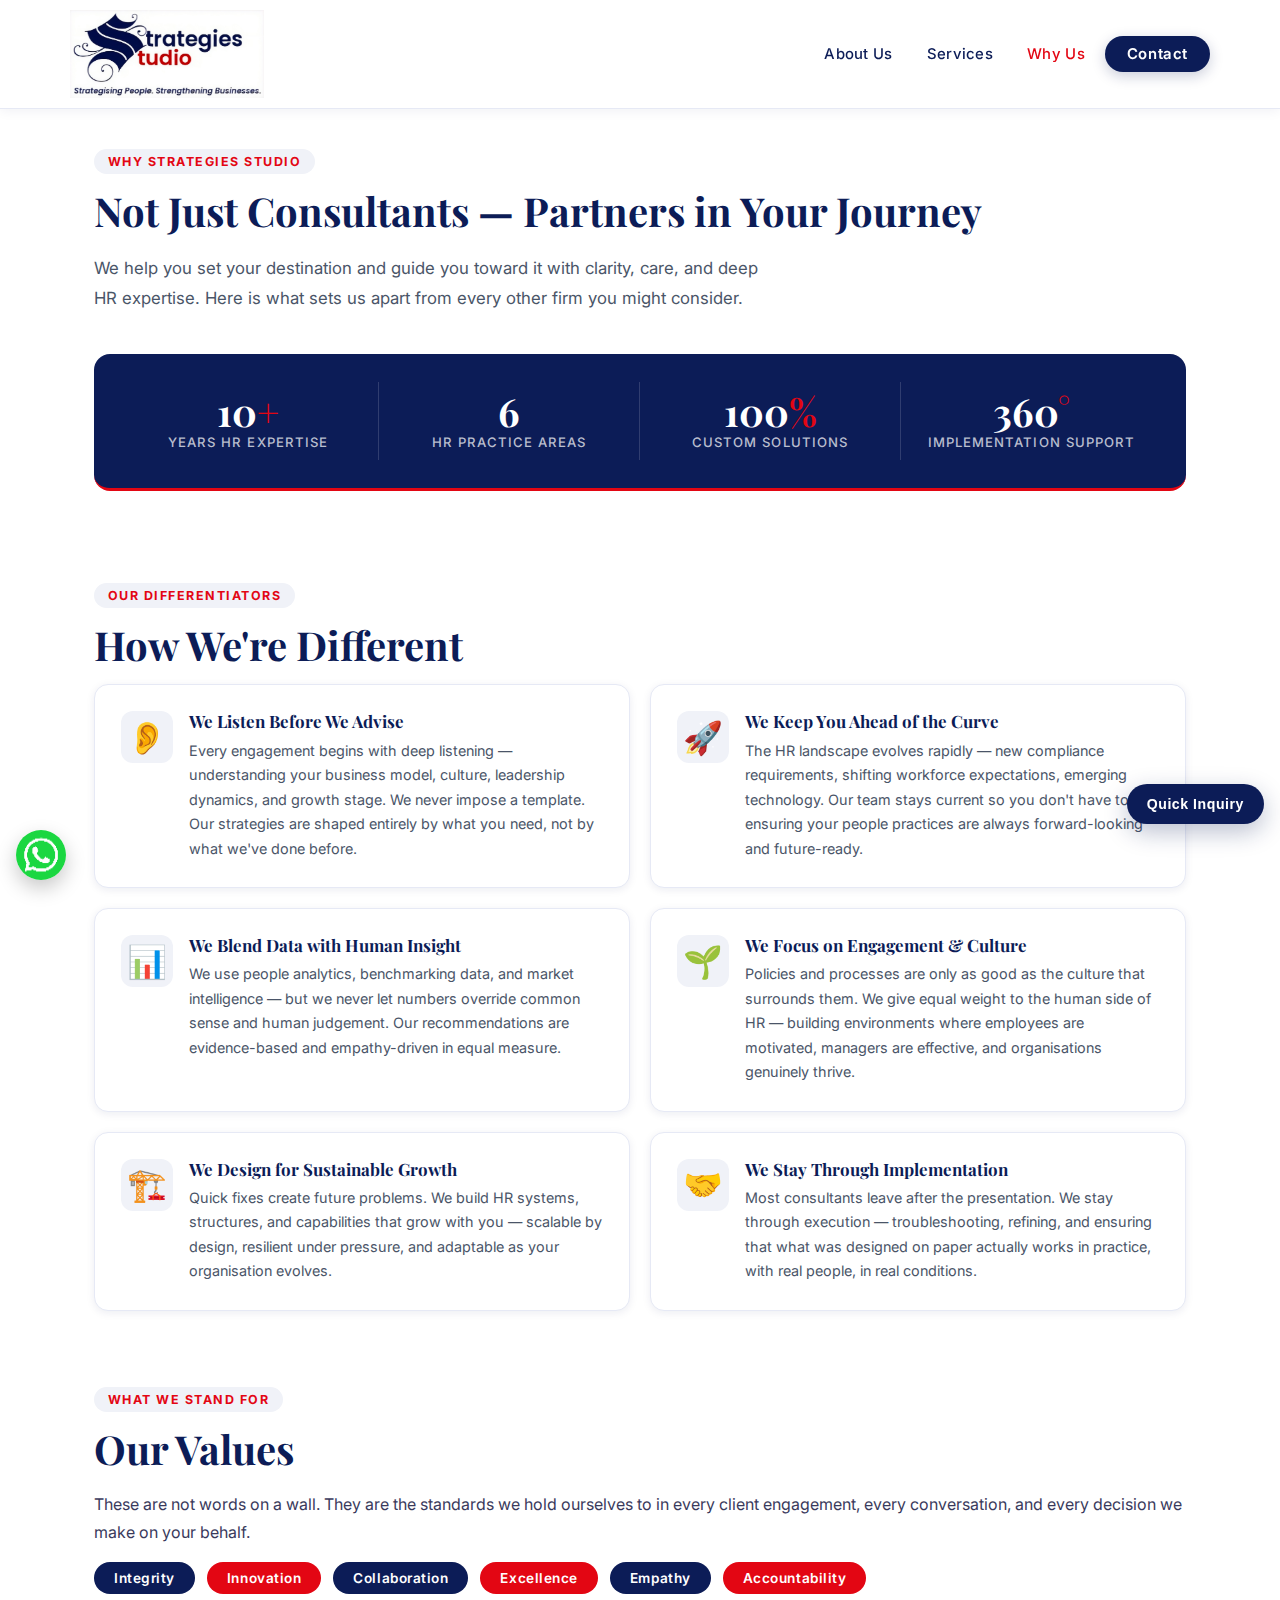
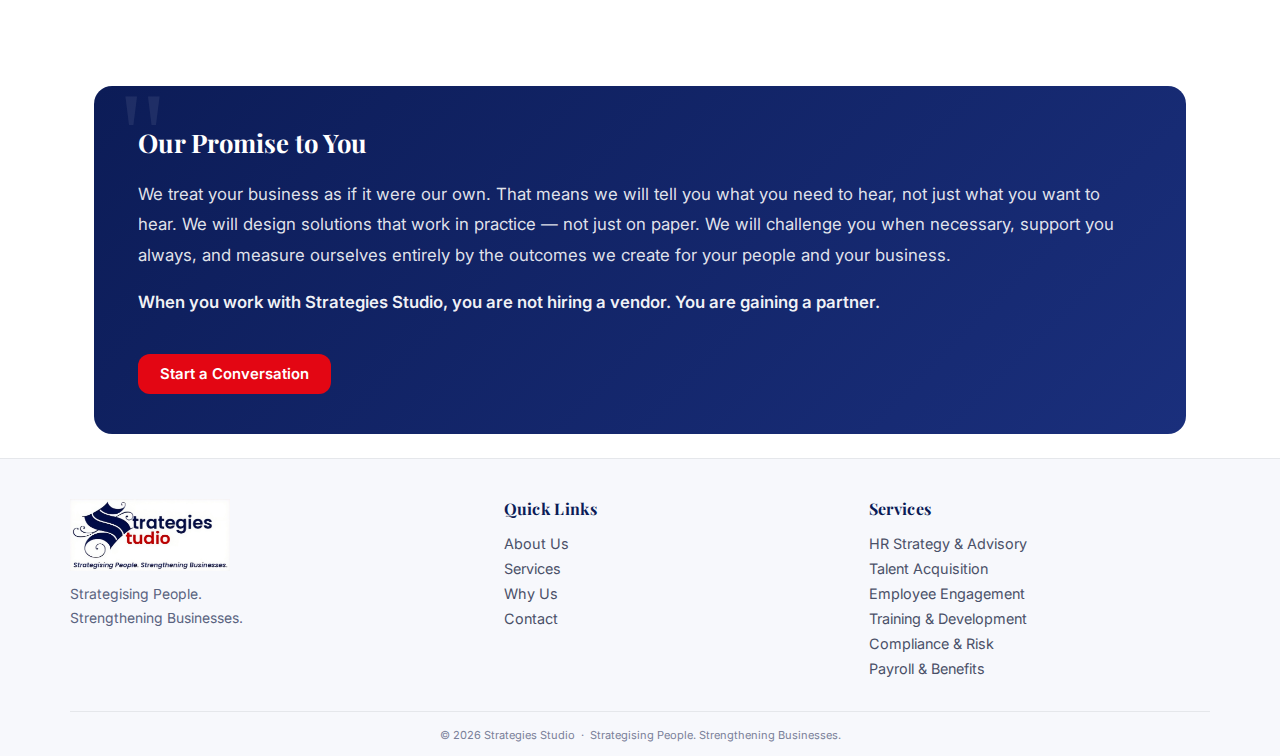
<file: why-us.html>
<!doctype html>
<html lang="en">
<head>
  <meta charset="utf-8" />
  <meta name="viewport" content="width=device-width, initial-scale=1" />
  <title>Why Us | Strategies Studio – HR Consulting</title>
  <meta name="description" content="Why leading organisations choose Strategies Studio — our differentiated approach, values, and promise to every client." />
  <link rel="canonical" href="https://strategiesstudio.com/why-us.html" />
  <link rel="icon" type="image/png" sizes="32x32" href="./assets/images/favicon-32.png">
  <link rel="icon" type="image/png" sizes="16x16" href="./assets/images/favicon-16.png">
  <link rel="stylesheet" href="style.css" />
</head>
<body>
  <header class="site-header" id="siteHeader">
    <div class="container header-row">
      <a href="./" class="site-logo" aria-label="Strategies Studio">
        <img src="./assets/images/logo.png" alt="Strategies Studio" class="logo-img" width="180" height="88" loading="eager">
      </a>
      <nav class="main-nav">
        <a href="about.html">About Us</a>
        <a href="services.html">Services</a>
        <a href="why-us.html" class="active">Why Us</a>
        <a href="contact.html" class="button">Contact</a>
      </nav>
    </div>
  </header>

  <main class="container">

    <section>
      <span class="section-label">Why Strategies Studio</span>
      <h1 class="section-title">Not Just Consultants — Partners in Your Journey</h1>
      <p class="section-sub">We help you set your destination and guide you toward it with clarity, care, and deep HR expertise. Here is what sets us apart from every other firm you might consider.</p>
    </section>

    <!-- Stats Bar inline -->
    <div class="stats-bar" style="border-radius:16px; margin-bottom:40px;">
      <div class="container">
        <div class="stat-item">
          <div class="stat-number">10<span>+</span></div>
          <div class="stat-label">Years HR Expertise</div>
        </div>
        <div class="stat-item">
          <div class="stat-number">6</div>
          <div class="stat-label">HR Practice Areas</div>
        </div>
        <div class="stat-item">
          <div class="stat-number">100<span>%</span></div>
          <div class="stat-label">Custom Solutions</div>
        </div>
        <div class="stat-item">
          <div class="stat-number">360<span>°</span></div>
          <div class="stat-label">Implementation Support</div>
        </div>
      </div>
    </div>

    <section id="reasons">
      <span class="section-label">Our Differentiators</span>
      <h2 class="section-title">How We're Different</h2>
      <div class="reasons-grid">

        <div class="reason-card">
          <div class="reason-icon">👂</div>
          <div>
            <h3>We Listen Before We Advise</h3>
            <p>Every engagement begins with deep listening — understanding your business model, culture, leadership dynamics, and growth stage. We never impose a template. Our strategies are shaped entirely by what you need, not by what we've done before.</p>
          </div>
        </div>

        <div class="reason-card">
          <div class="reason-icon">🚀</div>
          <div>
            <h3>We Keep You Ahead of the Curve</h3>
            <p>The HR landscape evolves rapidly — new compliance requirements, shifting workforce expectations, emerging technology. Our team stays current so you don't have to, ensuring your people practices are always forward-looking and future-ready.</p>
          </div>
        </div>

        <div class="reason-card">
          <div class="reason-icon">📊</div>
          <div>
            <h3>We Blend Data with Human Insight</h3>
            <p>We use people analytics, benchmarking data, and market intelligence — but we never let numbers override common sense and human judgement. Our recommendations are evidence-based and empathy-driven in equal measure.</p>
          </div>
        </div>

        <div class="reason-card">
          <div class="reason-icon">🌱</div>
          <div>
            <h3>We Focus on Engagement &amp; Culture</h3>
            <p>Policies and processes are only as good as the culture that surrounds them. We give equal weight to the human side of HR — building environments where employees are motivated, managers are effective, and organisations genuinely thrive.</p>
          </div>
        </div>

        <div class="reason-card">
          <div class="reason-icon">🏗️</div>
          <div>
            <h3>We Design for Sustainable Growth</h3>
            <p>Quick fixes create future problems. We build HR systems, structures, and capabilities that grow with you — scalable by design, resilient under pressure, and adaptable as your organisation evolves.</p>
          </div>
        </div>

        <div class="reason-card">
          <div class="reason-icon">🤝</div>
          <div>
            <h3>We Stay Through Implementation</h3>
            <p>Most consultants leave after the presentation. We stay through execution — troubleshooting, refining, and ensuring that what was designed on paper actually works in practice, with real people, in real conditions.</p>
          </div>
        </div>

      </div>
    </section>

    <section id="values">
      <span class="section-label">What We Stand For</span>
      <h2 class="section-title">Our Values</h2>
      <p>These are not words on a wall. They are the standards we hold ourselves to in every client engagement, every conversation, and every decision we make on your behalf.</p>
      <div class="values-row">
        <span class="value-chip">Integrity</span>
        <span class="value-chip accent">Innovation</span>
        <span class="value-chip">Collaboration</span>
        <span class="value-chip accent">Excellence</span>
        <span class="value-chip">Empathy</span>
        <span class="value-chip accent">Accountability</span>
      </div>
    </section>

    <section id="promise">
      <div class="promise-box">
        <h2>Our Promise to You</h2>
        <p>We treat your business as if it were our own. That means we will tell you what you need to hear, not just what you want to hear. We will design solutions that work in practice — not just on paper. We will challenge you when necessary, support you always, and measure ourselves entirely by the outcomes we create for your people and your business.</p>
        <p style="margin-top:16px;font-weight:600;color:rgba(255,255,255,.95);">When you work with Strategies Studio, you are not hiring a vendor. You are gaining a partner.</p>
        <br>
        <a href="contact.html" class="button accent" style="display:inline-block;">Start a Conversation</a>
      </div>
    </section>

  </main>

  <footer class="mega-footer">
    <div class="container footer-grid">
      <div class="col brand-col">
        <img src="./assets/images/logo.png" alt="Strategies Studio" class="footer-logo" loading="lazy">
        <p class="footer-tagline">Strategising People.<br>Strengthening Businesses.</p>
      </div>
      <nav class="col">
        <h4>Quick Links</h4>
        <ul class="list">
          <li><a href="about.html">About Us</a></li>
          <li><a href="services.html">Services</a></li>
          <li><a href="why-us.html">Why Us</a></li>
          <li><a href="contact.html">Contact</a></li>
        </ul>
      </nav>
      <div class="col">
        <h4>Services</h4>
        <ul class="list">
          <li><a href="services.html#strategy">HR Strategy &amp; Advisory</a></li>
          <li><a href="services.html#talent">Talent Acquisition</a></li>
          <li><a href="services.html#engagement">Employee Engagement</a></li>
          <li><a href="services.html#training">Training &amp; Development</a></li>
          <li><a href="services.html#compliance">Compliance &amp; Risk</a></li>
          <li><a href="services.html#payroll">Payroll &amp; Benefits</a></li>
        </ul>
      </div>
    </div>
    <div class="container tiny-row">
      <small>© <span id="year"></span> Strategies Studio &nbsp;·&nbsp; Strategising People. Strengthening Businesses.</small>
    </div>
  </footer>

  <a href="https://wa.me/919106766028" class="float-wa" target="_blank" aria-label="WhatsApp chat">
    <img src="./assets/images/whatsapp.png" alt="WhatsApp">
  </a>
  <button class="quick-inquiry" type="button" aria-haspopup="dialog" aria-controls="qi-modal">Quick Inquiry</button>

  <div class="modal" id="qi-modal" role="dialog" aria-modal="true" aria-labelledby="qi-title">
    <div class="modal-card">
      <div class="modal-head">
        <h3 id="qi-title">Quick Inquiry</h3>
        <button id="qi-close" class="modal-close" aria-label="Close">×</button>
      </div>
      <div class="modal-body">
        <form class="inquiry" action="https://formspree.io/f/xgorooay" method="POST">
          <div class="grid-2">
            <input type="text" name="name" placeholder="Your name" required>
            <input type="email" name="email" placeholder="Work email" required>
          </div>
          <div class="grid-2">
            <input type="tel" name="phone" placeholder="Phone (optional)">
            <select name="interest" aria-label="Service interest">
              <option value="" selected>Service interest (optional)</option>
              <option>HR Strategy &amp; Advisory</option>
              <option>Talent Acquisition</option>
              <option>Employee Engagement</option>
              <option>Training &amp; Development</option>
              <option>Compliance &amp; Risk</option>
              <option>Payroll &amp; Benefits</option>
              <option>Other</option>
            </select>
          </div>
          <textarea name="message" rows="4" placeholder="How can we help?" required></textarea>
          <label class="sendcopy"><input type="checkbox" name="send_copy" value="1"> Send me a copy</label>
          <input type="hidden" name="_cc" value="">
          <input type="hidden" name="_replyto" value="">
          <input type="hidden" name="_subject" value="Quick Inquiry from Website">
          <button type="submit" class="button accent">Send Inquiry</button>
        </form>
      </div>
    </div>
  </div>

  <script src="script.js" defer></script>
</body>
</html>
</file>
<file: style.css>
@import url('https://fonts.googleapis.com/css2?family=Playfair+Display:wght@500;600;700&family=Inter:wght@300;400;500;600;700&display=swap');

:root {
  --brand-dark: #0C1C57;
  --brand-accent: #E30613;
  --brand-gold: #B8960C;
  --ink: #0C1C57;
  --ink-2: #2a366b;
  --line: #e5e7eb;
  --bg: #ffffff;
  --bg-alt: #f7f8fa;
  --bg-deep: #f0f2f8;
  --shadow-sm: 0 2px 8px rgba(12,28,87,.08);
  --shadow-md: 0 8px 28px rgba(12,28,87,.12);
  --shadow-lg: 0 20px 60px rgba(12,28,87,.16);
  --radius: 14px;
  --transition: .25s ease;
}

/* ========================= Base ========================= */
*, *::before, *::after { box-sizing: border-box; }
html, body {
  margin: 0; padding: 0;
  font-family: 'Inter', system-ui, -apple-system, sans-serif;
  color: #1a1a2e; background: var(--bg);
  -webkit-font-smoothing: antialiased;
}
.container { max-width: 1140px; margin: 0 auto; padding: 0 24px; }

h1, h2, h3, h4 {
  font-family: 'Playfair Display', Georgia, serif;
  color: var(--brand-dark);
  line-height: 1.25;
}
p { line-height: 1.75; color: #3a3a5c; }
a { transition: color var(--transition); }

section { padding: 52px 0 24px; }
section:first-child { padding-top: 40px; }

/* ========================= Header ========================= */
.site-header {
  position: sticky; top: 0;
  background: rgba(255,255,255,.97);
  border-bottom: 1px solid #e6e9f5;
  z-index: 100;
  backdrop-filter: blur(8px);
  -webkit-backdrop-filter: blur(8px);
  box-shadow: 0 1px 12px rgba(12,28,87,.07);
  transition: box-shadow var(--transition), padding var(--transition);
}
.header-row {
  display: flex; align-items: center;
  justify-content: space-between;
  padding: 10px 0;
  gap: 16px;
  transition: padding var(--transition);
}
.logo-img {
  height: 88px;
  max-height: 96px;
  width: auto;
  object-fit: contain;
  display: block;
  transition: height var(--transition);
}
.main-nav { display: flex; gap: 6px; align-items: center; }
.main-nav a {
  text-decoration: none;
  color: var(--brand-dark);
  font-weight: 500;
  font-size: .93rem;
  padding: 7px 14px;
  border-radius: 8px;
  transition: background var(--transition), color var(--transition);
  letter-spacing: .02em;
}
.main-nav a:hover { background: var(--bg-deep); color: var(--brand-accent); }
.main-nav a.active { color: var(--brand-accent); }
.main-nav .button {
  background: var(--brand-dark);
  color: #fff !important;
  padding: 9px 22px;
  border-radius: 999px;
  font-weight: 600;
  letter-spacing: .04em;
  box-shadow: 0 4px 14px rgba(12,28,87,.22);
}
.main-nav .button:hover { background: var(--brand-accent); color: #fff !important; }

.site-header.scrolled .header-row { padding: 6px 0; }
.site-header.scrolled .logo-img { height: 58px; }

/* ========================= Hero Slider ========================= */
.hero { position: relative; width: 100%; overflow: hidden; border-bottom: 1px solid #e6e9f5; }
.slider { position: relative; width: 100%; height: clamp(320px, 56vw, 560px); overflow: hidden; }
.slide { position: absolute; inset: 0; opacity: 0; transition: opacity .7s ease; }
.slide.active { opacity: 1; }
.slide img {
  width: 100%; height: 100%;
  object-fit: cover; object-position: center;
  filter: brightness(.65);
  display: block;
}
.hero .slide::after {
  content: ""; position: absolute; left: 0; right: 0; bottom: 0; height: 55%;
  background: linear-gradient(0deg, rgba(12,28,87,.75) 0%, rgba(12,28,87,.30) 60%, transparent 100%);
  pointer-events: none;
}
.caption {
  position: absolute; left: 50%; bottom: 10%; transform: translateX(-50%);
  text-align: center;
  background: rgba(255,255,255,.07);
  -webkit-backdrop-filter: blur(8px); backdrop-filter: blur(8px);
  border: 1px solid rgba(255,255,255,.22);
  border-radius: 18px; padding: 20px 28px;
  color: #fff;
  box-shadow: 0 16px 48px rgba(0,0,0,.3);
  width: min(94vw, 860px);
}
.caption .kicker {
  display: inline-block; font-weight: 700;
  letter-spacing: .12em; text-transform: uppercase;
  font-size: .82rem; padding: 5px 14px; border-radius: 999px;
  background: var(--brand-accent); color: #fff; margin-bottom: 10px;
}
.caption h1 {
  margin: 6px 0 10px;
  font-size: clamp(28px, 4vw, 50px);
  color: #fff;
  font-family: 'Playfair Display', Georgia, serif;
  font-weight: 700;
  text-shadow: 0 2px 12px rgba(0,0,0,.3);
}
.caption p {
  font-size: clamp(14px, 1.8vw, 18px);
  opacity: .92; color: #e8eaf6;
  margin: 0;
  font-weight: 400;
}
.slider .nav {
  position: absolute; top: 50%; transform: translateY(-50%);
  background: rgba(12,28,87,.8); color: #fff;
  border: none; border-radius: 999px;
  width: 44px; height: 44px; cursor: pointer;
  font-size: 22px; line-height: 44px;
  text-align: center;
  transition: background var(--transition);
  box-shadow: 0 4px 16px rgba(0,0,0,.2);
}
.slider .nav:hover { background: var(--brand-accent); }
.slider .prev { left: 14px; }
.slider .next { right: 14px; }

/* ========================= Stats Bar ========================= */
.stats-bar {
  background: var(--brand-dark);
  padding: 28px 0;
  border-bottom: 3px solid var(--brand-accent);
}
.stats-bar .container {
  display: grid;
  grid-template-columns: repeat(4, 1fr);
  gap: 0;
}
.stat-item {
  text-align: center;
  padding: 10px 20px;
  border-right: 1px solid rgba(255,255,255,.15);
}
.stat-item:last-child { border-right: none; }
.stat-number {
  font-family: 'Playfair Display', Georgia, serif;
  font-size: 2.4rem;
  font-weight: 700;
  color: #fff;
  line-height: 1;
  margin-bottom: 4px;
}
.stat-number span { color: var(--brand-accent); }
.stat-label {
  font-size: .82rem;
  color: rgba(255,255,255,.72);
  text-transform: uppercase;
  letter-spacing: .08em;
  font-weight: 500;
}

/* ========================= Section headings ========================= */
.underlined {
  border-bottom: 3px solid var(--brand-accent);
  padding-bottom: 10px;
  margin-top: 0;
  display: inline-block;
}
.section-label {
  display: inline-block;
  background: var(--bg-deep);
  color: var(--brand-accent);
  font-size: .78rem;
  font-weight: 700;
  letter-spacing: .12em;
  text-transform: uppercase;
  padding: 5px 14px;
  border-radius: 999px;
  margin-bottom: 12px;
}
.section-title {
  font-family: 'Playfair Display', Georgia, serif;
  font-size: clamp(26px, 3.2vw, 40px);
  color: var(--brand-dark);
  margin-top: 0;
  margin-bottom: 14px;
  font-weight: 700;
}
.section-sub {
  font-size: 1.05rem;
  color: #4a5568;
  max-width: 680px;
  line-height: 1.8;
}

/* ========================= Cards ========================= */
.card {
  background: #fff;
  border: 1px solid #e6e9f5;
  border-radius: var(--radius);
  padding: 28px 26px;
  box-shadow: var(--shadow-sm);
  transition: box-shadow var(--transition), transform var(--transition), border-color var(--transition);
}
.card:hover {
  box-shadow: var(--shadow-md);
  transform: translateY(-3px);
  border-color: rgba(12,28,87,.2);
}
.card-icon {
  font-size: 2rem;
  margin-bottom: 14px;
  display: block;
}
.card h2, .card h3 {
  margin: 0 0 10px;
  font-size: 1.2rem;
  color: var(--brand-dark);
}
.card p {
  margin: 0 0 14px;
  font-size: .96rem;
  color: #4a5568;
  line-height: 1.7;
}
.card ul {
  list-style: none;
  margin: 0; padding: 0;
}
.card ul li {
  padding: 5px 0 5px 20px;
  position: relative;
  font-size: .9rem;
  color: #3a3a5c;
  line-height: 1.6;
  border-bottom: 1px solid #f0f2f8;
}
.card ul li:last-child { border-bottom: none; }
.card ul li::before {
  content: '';
  position: absolute; left: 0; top: 50%; transform: translateY(-50%);
  width: 8px; height: 8px;
  border-radius: 50%;
  background: var(--brand-accent);
}

/* ========================= Services Page ========================= */
.services-list {
  display: grid;
  grid-template-columns: 1fr 1fr;
  gap: 22px;
  margin-top: 8px;
}
@media(max-width: 760px) { .services-list { grid-template-columns: 1fr; } }
.services-list .item {
  background: #fff;
  border: 1px solid #e6e9f5;
  border-radius: var(--radius);
  padding: 28px;
  box-shadow: var(--shadow-sm);
  transition: box-shadow var(--transition), transform var(--transition), border-color var(--transition);
  border-top: 4px solid var(--brand-dark);
}
.services-list .item:hover {
  box-shadow: var(--shadow-md);
  transform: translateY(-4px);
  border-top-color: var(--brand-accent);
}
.services-list .item .svc-icon {
  font-size: 2.2rem;
  margin-bottom: 14px;
  display: block;
}
.services-list .item h2 {
  margin: 0 0 8px;
  font-size: 1.22rem;
  color: var(--brand-dark);
  font-family: 'Playfair Display', Georgia, serif;
}
.services-list .item > p {
  font-size: .95rem;
  color: #4a5568;
  margin-bottom: 16px;
  line-height: 1.7;
}
.services-list .item ul {
  list-style: none;
  margin: 0; padding: 0;
}
.services-list .item ul li {
  padding: 5px 0 5px 20px;
  position: relative;
  font-size: .88rem;
  color: #3a3a5c;
  line-height: 1.6;
  border-bottom: 1px solid #f0f2f8;
}
.services-list .item ul li:last-child { border-bottom: none; }
.services-list .item ul li::before {
  content: '';
  position: absolute; left: 0; top: 12px;
  width: 7px; height: 7px;
  border-radius: 50%;
  background: var(--brand-accent);
}

/* ========================= Why Us Page ========================= */
.reasons-grid {
  display: grid;
  grid-template-columns: 1fr 1fr;
  gap: 20px;
  margin-top: 10px;
}
@media(max-width: 700px) { .reasons-grid { grid-template-columns: 1fr; } }
.reason-card {
  background: #fff;
  border: 1px solid #e6e9f5;
  border-radius: var(--radius);
  padding: 26px;
  box-shadow: var(--shadow-sm);
  display: flex; gap: 16px; align-items: flex-start;
  transition: box-shadow var(--transition), transform var(--transition);
}
.reason-card:hover {
  box-shadow: var(--shadow-md);
  transform: translateY(-3px);
}
.reason-icon {
  font-size: 2rem;
  flex-shrink: 0;
  width: 52px; height: 52px;
  background: var(--bg-deep);
  border-radius: 12px;
  display: flex; align-items: center; justify-content: center;
}
.reason-card h3 {
  margin: 0 0 6px;
  font-size: 1.06rem;
  color: var(--brand-dark);
  font-family: 'Playfair Display', Georgia, serif;
}
.reason-card p {
  margin: 0;
  font-size: .9rem;
  color: #4a5568;
  line-height: 1.7;
}

.values-row {
  display: flex; flex-wrap: wrap; gap: 12px;
  margin-top: 10px;
}
.value-chip {
  background: var(--brand-dark);
  color: #fff;
  font-size: .85rem;
  font-weight: 600;
  padding: 8px 20px;
  border-radius: 999px;
  letter-spacing: .04em;
}
.value-chip.accent { background: var(--brand-accent); }

.promise-box {
  background: linear-gradient(135deg, var(--brand-dark) 0%, #1a2f7c 100%);
  color: #fff;
  border-radius: 18px;
  padding: 40px 44px;
  margin-top: 16px;
  position: relative;
  overflow: hidden;
}
.promise-box::before {
  content: '"';
  position: absolute;
  top: -10px; left: 24px;
  font-size: 120px;
  color: rgba(255,255,255,.08);
  font-family: Georgia, serif;
  line-height: 1;
}
.promise-box h2 {
  color: #fff;
  margin-top: 0;
  font-size: 1.6rem;
}
.promise-box p { color: rgba(255,255,255,.88); font-size: 1.05rem; line-height: 1.8; }

/* ========================= About Page ========================= */
.about-lead {
  font-size: 1.15rem;
  color: #2a3060;
  line-height: 1.85;
  border-left: 4px solid var(--brand-accent);
  padding-left: 20px;
  margin-bottom: 20px;
}
.approach-steps {
  display: grid;
  grid-template-columns: repeat(auto-fit, minmax(200px, 1fr));
  gap: 18px;
  margin-top: 16px;
}
.step-card {
  background: var(--bg-deep);
  border-radius: var(--radius);
  padding: 22px 20px;
  text-align: center;
  border-top: 3px solid var(--brand-dark);
  transition: border-top-color var(--transition), box-shadow var(--transition);
}
.step-card:hover {
  border-top-color: var(--brand-accent);
  box-shadow: var(--shadow-md);
}
.step-num {
  font-family: 'Playfair Display', Georgia, serif;
  font-size: 2rem;
  font-weight: 700;
  color: var(--brand-accent);
  margin-bottom: 8px;
  display: block;
}
.step-card h4 {
  margin: 0 0 8px;
  font-size: .98rem;
  color: var(--brand-dark);
}
.step-card p {
  margin: 0;
  font-size: .86rem;
  color: #556;
  line-height: 1.6;
}
.expertise-grid {
  display: flex; flex-wrap: wrap; gap: 10px;
  margin-top: 14px;
}
.expertise-tag {
  background: #fff;
  border: 1.5px solid var(--brand-dark);
  color: var(--brand-dark);
  font-size: .83rem;
  font-weight: 600;
  padding: 6px 16px;
  border-radius: 999px;
  transition: background var(--transition), color var(--transition);
}
.expertise-tag:hover { background: var(--brand-dark); color: #fff; }

/* ========================= Contact Page ========================= */
.contact-box {
  background: var(--bg-deep);
  border-radius: var(--radius);
  padding: 28px 32px;
  margin-bottom: 28px;
  border-left: 4px solid var(--brand-accent);
  display: flex; gap: 36px; flex-wrap: wrap;
}
.contact-item strong { color: var(--brand-dark); font-size: .85rem; text-transform: uppercase; letter-spacing: .06em; display: block; margin-bottom: 2px; }
.contact-item a { color: var(--ink); font-size: 1rem; font-weight: 500; text-decoration: none; }
.contact-item a:hover { color: var(--brand-accent); }
.inquiry input, .inquiry textarea, .inquiry select {
  width: 100%; padding: 12px 14px;
  border-radius: 10px;
  border: 1.5px solid var(--line);
  margin: 6px 0;
  background: #fff;
  font-family: inherit; font-size: .95rem;
  transition: border-color var(--transition), box-shadow var(--transition);
  color: #1a1a2e;
}
.inquiry input:focus, .inquiry textarea:focus, .inquiry select:focus {
  outline: none;
  border-color: var(--brand-dark);
  box-shadow: 0 0 0 3px rgba(12,28,87,.08);
}
.grid-2 { display: grid; grid-template-columns: 1fr 1fr; gap: 10px; }
@media(max-width: 520px) { .grid-2 { grid-template-columns: 1fr; } }

/* ========================= Footer ========================= */
.mega-footer { border-top: 1px solid var(--line); background: #f7f8fc; }
.footer-grid {
  display: grid;
  grid-template-columns: 1.2fr 1fr 1fr;
  gap: 24px;
  padding: 40px 0 28px;
}
.footer-logo { width: 160px; height: auto; object-fit: contain; }
.mega-footer h4 {
  margin: 0 0 14px;
  color: var(--brand-dark);
  font-size: 1rem;
  font-family: 'Playfair Display', Georgia, serif;
  letter-spacing: .02em;
}
.footer-tagline {
  font-size: .87rem;
  color: #5a6380;
  line-height: 1.7;
  margin: 8px 0 0;
}
.list { list-style: none; margin: 0; padding: 0; }
.list li { margin: .32rem 0; }
.list a { color: #4a5068; text-decoration: none; font-size: .9rem; transition: color var(--transition); }
.list a:hover { color: var(--brand-accent); }
.tiny-row {
  padding: 14px 0;
  border-top: 1px solid var(--line);
  text-align: center;
  color: #7a8099;
  font-size: .83rem;
}

/* ========================= Buttons ========================= */
.button {
  background: var(--brand-dark);
  color: #fff;
  border: none;
  border-radius: 12px;
  padding: 11px 22px;
  cursor: pointer;
  text-decoration: none;
  display: inline-block;
  font-weight: 600;
  font-size: .93rem;
  transition: background var(--transition), box-shadow var(--transition), transform var(--transition);
}
.button:hover { background: #1a2f7c; box-shadow: var(--shadow-md); transform: translateY(-1px); }
.button.accent { background: var(--brand-accent); }
.button.accent:hover { background: #b80510; }
.button.outline {
  background: transparent;
  border: 2px solid var(--brand-dark);
  color: var(--brand-dark);
}
.button.outline:hover { background: var(--brand-dark); color: #fff; }

/* ========================= Modal + Quick Inquiry ========================= */
.quick-inquiry {
  position: fixed; right: 16px; bottom: 76px;
  background: var(--brand-dark); color: #fff;
  border: none; border-radius: 999px;
  padding: 12px 20px;
  font-weight: 700; font-size: .88rem;
  cursor: pointer;
  box-shadow: 0 8px 24px rgba(12,28,87,.28);
  z-index: 40;
  letter-spacing: .04em;
  transition: background var(--transition), box-shadow var(--transition);
}
.quick-inquiry:hover { background: var(--brand-accent); box-shadow: 0 10px 28px rgba(227,6,19,.3); }
.modal {
  position: fixed; inset: 0;
  background: rgba(10,16,40,.55);
  display: none; align-items: center; justify-content: center;
  z-index: 50; padding: 16px;
}
.modal.is-open { display: flex; }
.modal-card {
  width: min(540px, 95vw);
  background: #fff;
  border-radius: 18px;
  box-shadow: 0 40px 80px rgba(0,0,0,.3);
  overflow: hidden;
}
.modal-head {
  display: flex; justify-content: space-between; align-items: center;
  padding: 16px 20px;
  border-bottom: 1px solid var(--line);
  background: var(--bg-deep);
}
.modal-head h3 { margin: 0; color: var(--brand-dark); }
.modal-body { padding: 20px; }
.modal-close {
  background: transparent; border: none;
  font-size: 24px; cursor: pointer;
  color: var(--brand-dark);
  line-height: 1;
}
.sendcopy { display: flex; align-items: center; gap: 8px; margin: 6px 0 10px; color: #2a366b; font-size: .88rem; }

/* ========================= Floating WhatsApp ========================= */
.float-wa { position: fixed; left: 16px; bottom: 16px; z-index: 41; }
.float-wa img { width: 50px; height: 50px; border-radius: 50%; box-shadow: 0 8px 20px rgba(0,0,0,.22); }

/* ========================= CTA Strip ========================= */
.cta-strip {
  background: linear-gradient(135deg, var(--brand-dark) 0%, #1e3480 100%);
  border-radius: 18px;
  padding: 44px 48px;
  display: flex; align-items: center; justify-content: space-between;
  gap: 24px; flex-wrap: wrap;
  margin: 40px 0;
}
.cta-strip h2 { color: #fff; margin: 0 0 8px; font-size: 1.6rem; }
.cta-strip p { color: rgba(255,255,255,.82); margin: 0; font-size: .97rem; }
.cta-strip .button { background: var(--brand-accent); font-size: 1rem; padding: 14px 32px; border-radius: 999px; white-space: nowrap; }
.cta-strip .button:hover { background: #fff; color: var(--brand-accent); }

/* ========================= Responsive ========================= */
@media (max-width: 900px) {
  .stats-bar .container { grid-template-columns: repeat(2,1fr); }
  .stat-item:nth-child(2) { border-right: none; }
  .footer-grid { grid-template-columns: 1fr 1fr; }
  .footer-grid .brand-col { grid-column: 1 / -1; }
}
@media (max-width: 640px) {
  .stats-bar .container { grid-template-columns: repeat(2,1fr); gap: 16px; }
  .footer-grid { grid-template-columns: 1fr; }
  .caption { bottom: 6%; padding: 14px 16px; }
  .cta-strip { padding: 32px 24px; flex-direction: column; align-items: flex-start; }
  .main-nav { gap: 2px; }
  .main-nav a { padding: 7px 9px; font-size: .85rem; }
  .promise-box { padding: 28px 24px; }
}
@media (max-width: 480px) {
  .logo-img { height: 64px; }
}
</file>
